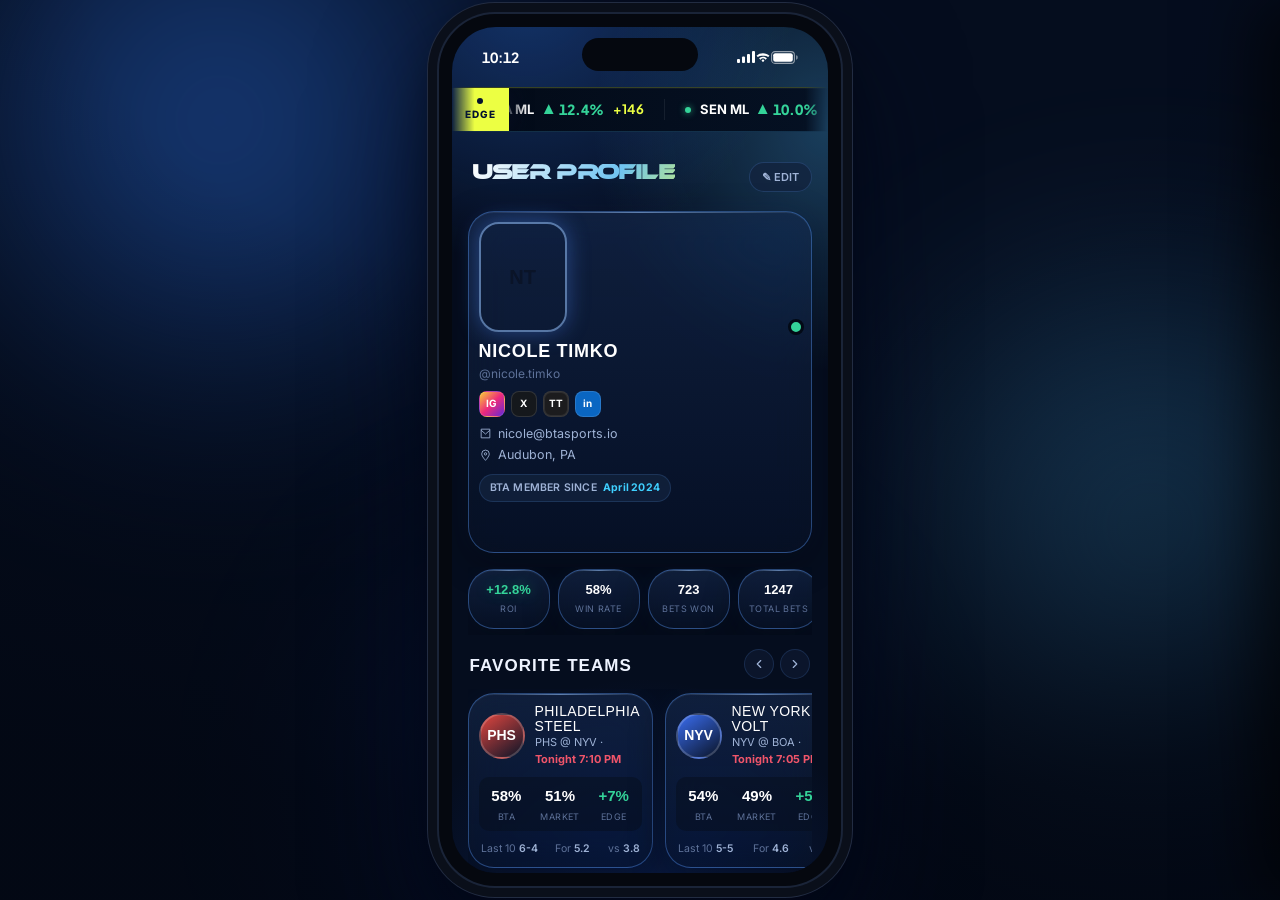
<file: index.html>
<!DOCTYPE html>
<html lang="en">
<head>
  <meta charset="UTF-8">
  <meta name="viewport" content="width=device-width, initial-scale=1.0, viewport-fit=cover">
  <!-- keep relative assets resolving from the site root, even on secret /slug links -->
  <!-- <base href="/"> -->
  <title>BTA Sports — Interactive App Prototype</title>
  <meta name="description" content="Interactive prototype of the BTA Sports app — the AI decision engine for MLB, NFL & FIFA. Live edge ticker, Game Analyzer, Risk Analyzer, Fantasy IQ.">
  <meta name="theme-color" content="#050d1e">
  <link rel="icon" type="image/png" sizes="32x32" href="assets/favicon-32.png">
  <link rel="apple-touch-icon" href="assets/apple-touch-icon.png">

  <!-- Open Graph -->
  <meta property="og:title" content="BTA Sports — Interactive App Prototype">
  <meta property="og:description" content="A redesigned, fully interactive BTA Sports app demo in the liquid-glass house style. Bloomberg-style edge ticker, live Move-the-Line, Risk Analyzer & Fantasy IQ.">
  <meta property="og:type" content="website">

  <link rel="preconnect" href="https://fonts.googleapis.com">
  <link rel="preconnect" href="https://fonts.gstatic.com" crossorigin>
  <link href="https://fonts.googleapis.com/css2?family=Inter:wght@400;500;600;700&family=Plus+Jakarta+Sans:wght@500;600;700;800&display=swap" rel="stylesheet">
  <link rel="stylesheet" href="profile_styles.css">
</head>
<body>

  <!-- AURORA BACKDROP -->
  <div class="aurora" aria-hidden="true">
    <div class="blob blob-1"></div>
    <div class="blob blob-2"></div>
    <div class="blob blob-3"></div>
  </div>

  <div class="stage">

    <!-- DEVICE -->
    <div class="device-wrap">
      <div class="device" id="device">
        <div class="screen">

          <!-- STATUS BAR (iPhone-style) -->
          <div class="statusbar">
            <span class="sb-time" id="sbTime">9:41</span>
            <span class="sb-icons">
              <!-- cellular -->
              <svg class="sb-cell" width="18" height="12" viewBox="0 0 18 12" fill="currentColor" aria-hidden="true">
                <rect x="0"  y="8"   width="3" height="4"   rx="1"/>
                <rect x="5"  y="5.5" width="3" height="6.5" rx="1"/>
                <rect x="10" y="3"   width="3" height="9"   rx="1"/>
                <rect x="15" y="0"   width="3" height="12"  rx="1"/>
              </svg>
              <!-- wifi -->
              <svg class="sb-wifi" width="17" height="12" viewBox="0 0 17 12" fill="currentColor" aria-hidden="true">
                <path d="M8.5 1.4c3 0 5.8 1.1 7.9 3l-1.6 1.7A9 9 0 0 0 8.5 4.6 9 9 0 0 0 2.2 6.1L.6 4.4A11.4 11.4 0 0 1 8.5 1.4Z"/>
                <path d="M8.5 5.6c1.8 0 3.5.7 4.8 1.9l-1.7 1.7a4.4 4.4 0 0 0-6.2 0L3.7 7.5A6.8 6.8 0 0 1 8.5 5.6Z"/>
                <circle cx="8.5" cy="10.4" r="1.5"/>
              </svg>
              <!-- battery (white) -->
              <span class="sb-batt" aria-label="Battery full">
                <svg width="27" height="13" viewBox="0 0 27 13" fill="none" aria-hidden="true">
                  <rect x="0.6" y="0.6" width="22.8" height="11.8" rx="3.4" stroke="#fff" stroke-opacity="0.55" stroke-width="1.1"/>
                  <rect x="2.2" y="2.2" width="19.6" height="8.6" rx="2.1" fill="#fff"/>
                  <path d="M25.2 4.3v4.4c.86-.18 1.4-.83 1.4-1.7v-1c0-.87-.54-1.52-1.4-1.7Z" fill="#fff" fill-opacity="0.55"/>
                </svg>
              </span>
            </span>
          </div>

          <!-- BLOOMBERG-STYLE BEST-BETS TICKER -->
          <div class="ticker" id="ticker" aria-label="Best bets edge ticker">
            <div class="ticker-tag"><span class="live-dot"></span> EDGE</div>
            <div class="ticker-track" id="tickerTrack"></div>
          </div>

          <!-- VIEWPORT -->
          <div class="viewport" id="viewport">
            <section class="view active" id="view-profile"></section>
          </div>

          <!-- TOAST -->
          <div class="toast" id="toast"></div>

        </div>
      </div>
    </div>

    <script src="data.js"></script>
    <script src="profileOnly.js"></script>
</body>
</html>
</file>
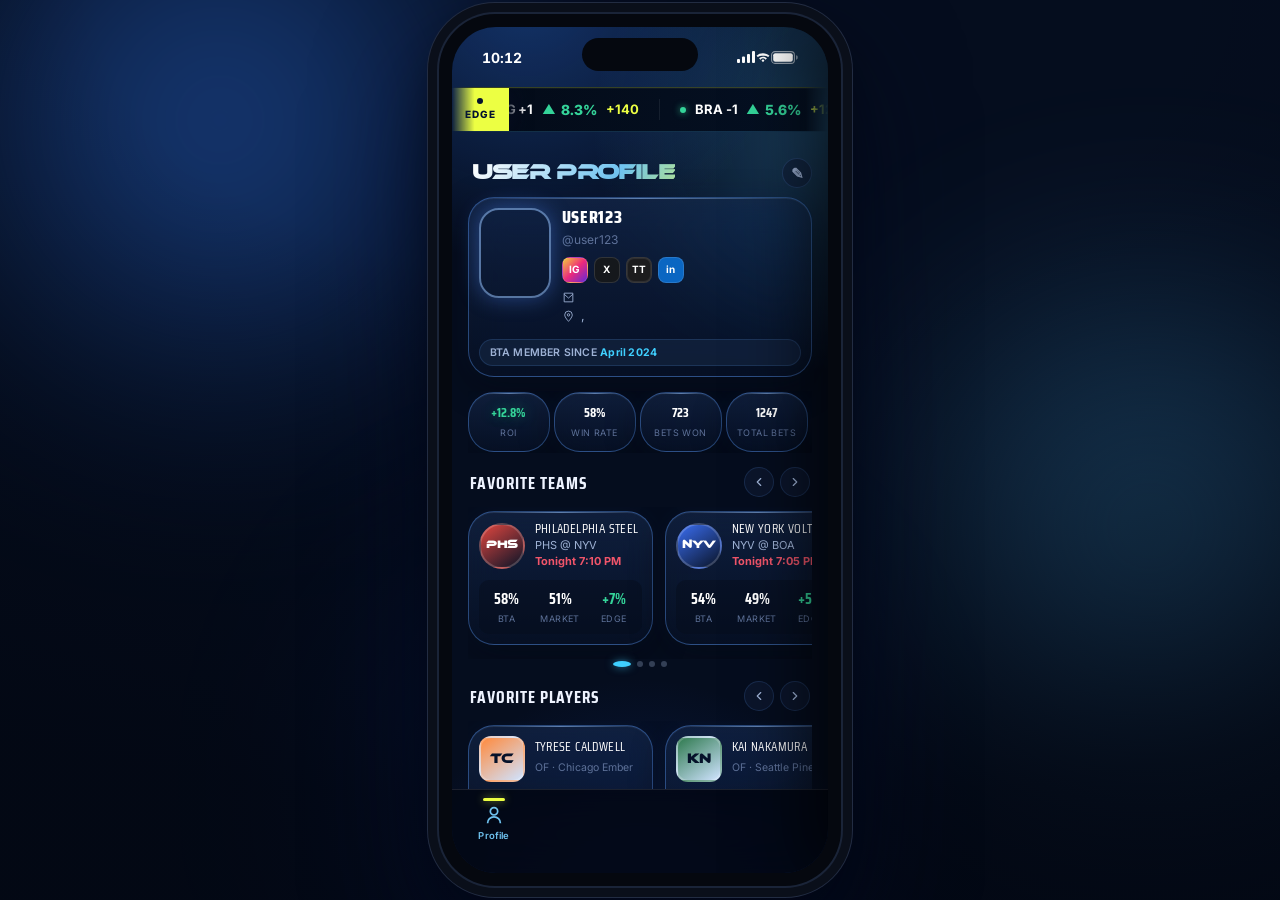
<file: profile_edit.html>
<!DOCTYPE html>
<html lang="en">
<head>
  <meta charset="UTF-8">
  <meta name="viewport" content="width=device-width, initial-scale=1.0, maximum-scale=1.0">
  <title>BTA Sports</title>
  <link rel="preconnect" href="https://fonts.googleapis.com">
  <link rel="preconnect" href="https://fonts.gstatic.com" crossorigin>
  <link href="https://fonts.googleapis.com/css2?family=Saira+Condensed:wght@400;600;700;800&family=Inter:wght@400;500;600;700&display=swap" rel="stylesheet">
  <link rel="stylesheet" href="profile_styles.css">
</head>
<body>

<!-- AURORA BACKDROP -->
  <div class="aurora" aria-hidden="true">
    <div class="blob blob-1"></div>
    <div class="blob blob-2"></div>
    <div class="blob blob-3"></div>
  </div>

  <div class="stage">

    <!-- DEVICE -->
    <div class="device-wrap">
      <div class="device" id="device">
        <div class="screen">

          <!-- STATUS BAR (iPhone-style) -->
          <div class="statusbar">
            <span class="sb-time" id="sbTime">9:41</span>
            <span class="sb-icons">
              <!-- cellular -->
              <svg class="sb-cell" width="18" height="12" viewBox="0 0 18 12" fill="currentColor" aria-hidden="true">
                <rect x="0"  y="8"   width="3" height="4"   rx="1"/>
                <rect x="5"  y="5.5" width="3" height="6.5" rx="1"/>
                <rect x="10" y="3"   width="3" height="9"   rx="1"/>
                <rect x="15" y="0"   width="3" height="12"  rx="1"/>
              </svg>
              <!-- wifi -->
              <svg class="sb-wifi" width="17" height="12" viewBox="0 0 17 12" fill="currentColor" aria-hidden="true">
                <path d="M8.5 1.4c3 0 5.8 1.1 7.9 3l-1.6 1.7A9 9 0 0 0 8.5 4.6 9 9 0 0 0 2.2 6.1L.6 4.4A11.4 11.4 0 0 1 8.5 1.4Z"/>
                <path d="M8.5 5.6c1.8 0 3.5.7 4.8 1.9l-1.7 1.7a4.4 4.4 0 0 0-6.2 0L3.7 7.5A6.8 6.8 0 0 1 8.5 5.6Z"/>
                <circle cx="8.5" cy="10.4" r="1.5"/>
              </svg>
              <!-- battery (white) -->
              <span class="sb-batt" aria-label="Battery full">
                <svg width="27" height="13" viewBox="0 0 27 13" fill="none" aria-hidden="true">
                  <rect x="0.6" y="0.6" width="22.8" height="11.8" rx="3.4" stroke="#fff" stroke-opacity="0.55" stroke-width="1.1"/>
                  <rect x="2.2" y="2.2" width="19.6" height="8.6" rx="2.1" fill="#fff"/>
                  <path d="M25.2 4.3v4.4c.86-.18 1.4-.83 1.4-1.7v-1c0-.87-.54-1.52-1.4-1.7Z" fill="#fff" fill-opacity="0.55"/>
                </svg>
              </span>
            </span>
          </div>

          <!-- BLOOMBERG-STYLE BEST-BETS TICKER -->
          <div class="ticker" id="ticker" aria-label="Best bets edge ticker">
            <div class="ticker-tag"><span class="live-dot"></span> EDGE</div>
            <div class="ticker-track" id="tickerTrack"></div>
          </div>

          <!-- VIEWPORT -->
          <div class="viewport" id="viewport">
            <section class="view active" id="view-home"></section>
            <section class="view" id="view-games"></section>
            <section class="view" id="view-analyzer"></section>
            <section class="view" id="view-players"></section>
            <section class="view" id="view-risk"></section>
            <section class="view" id="view-fantasy"></section>
            <section class="view" id="view-profile"></section>
          </div>

          <!-- TOAST -->
          <div class="toast" id="toast"></div>

          <!-- BOTTOM NAV -->
          <nav class="tabbar" id="tabbar">
            <button class="tab active" data-view="profile" aria-label="Profile">
              <svg viewBox="0 0 24 24" fill="none" stroke="currentColor" stroke-width="1.9">
                <circle cx="12" cy="8" r="4"/>
                <path d="M5 21c0-3.9 3.1-7 7-7s7 3.1 7 7"/>
              </svg>
              <span>Profile</span>
            </button>
          </nav>

        </div>
      </div>
    </div>
  </div>

<!-- ====================================================
     DATA LAYER  (replaces data.js)
     ==================================================== -->
<script>
/* ── Utility: implied probability from American odds ── */
function impliedProb(o) {
  if (o > 0) return 100 / (o + 100);
  return (-o) / (-o + 100);
}
function probToAmerican(p) {
  if (p >= 0.5) return -Math.round(p / (1 - p) * 100);
  return Math.round((1 - p) / p * 100);
}
function fmtOdds(o) {
  return o > 0 ? '+' + Math.round(o) : String(Math.round(o));
}

/* ── User ── */
window.USER = { name: 'User123', handle: '' };

/* ── Teams (color palette) ── */
window.TEAMS = {
  MIA: { city:'Miami',        c1:'#00838f', c2:'#ff6b35' },
  PHI: { city:'Philadelphia', c1:'#bf2033', c2:'#0a1428' },
  NYM: { city:'New York',     c1:'#002d72', c2:'#ff5910' },
  ATL: { city:'Atlanta',      c1:'#ce1141', c2:'#13274f' },
  LAD: { city:'Los Angeles',  c1:'#005a9c', c2:'#ef3e42' },
  SF:  { city:'San Francisco',c1:'#fd5a1e', c2:'#27251f' },
  CHC: { city:'Chicago',      c1:'#0e3386', c2:'#cc3433' },
  STL: { city:'St. Louis',    c1:'#c41e3a', c2:'#0c2340' },
  HOU: { city:'Houston',      c1:'#002d62', c2:'#eb6e1f' },
  SEA: { city:'Seattle',      c1:'#005c5c', c2:'#0c2c56' },
  // FIFA
  ARG: { city:'Argentina',    c1:'#74acdf', c2:'#ffffff' },
  BRA: { city:'Brazil',       c1:'#009c3b', c2:'#ffdf00' },
  FRA: { city:'France',       c1:'#002395', c2:'#ed2939' },
  ENG: { city:'England',      c1:'#cf081f', c2:'#ffffff' },
  ESP: { city:'Spain',        c1:'#aa151b', c2:'#f1bf00' },
  GER: { city:'Germany',      c1:'#000000', c2:'#dd0000' },
  POR: { city:'Portugal',     c1:'#006600', c2:'#ff0000' },
  USA: { city:'United States',c1:'#002868', c2:'#bf0a30' },
};

/* ── Games ── */
window.GAMES = {
  MLB: [
    {
      id: 'mia-phi', away: 'MIA', home: 'PHI', time: '7:10 PM', day: 'Tonight',
      btaRunLine: 'PHI -1.5', btaOU: '8.5',
      markets: {
        moneyline: {
          away: { btaProb: 0.38, odds: +148 },
          home: { btaProb: 0.62, odds: -172 },
        },
        runline: {
          line: 1.5,
          away: { btaProb: 0.44, odds: +124 },
          home: { btaProb: 0.56, odds: -142 },
        },
        total: {
          line: 8.5,
          under: { btaProb: 0.52, odds: -108 },
          over:  { btaProb: 0.48, odds: -112 },
        },
      },
    },
    {
      id: 'nym-atl', away: 'NYM', home: 'ATL', time: '7:20 PM', day: 'Tonight',
      btaRunLine: 'ATL -1.5', btaOU: '9.0',
      markets: {
        moneyline: {
          away: { btaProb: 0.41, odds: +130 },
          home: { btaProb: 0.59, odds: -155 },
        },
        runline: {
          line: 1.5,
          away: { btaProb: 0.47, odds: +112 },
          home: { btaProb: 0.53, odds: -130 },
        },
        total: {
          line: 9.0,
          under: { btaProb: 0.54, odds: -115 },
          over:  { btaProb: 0.46, odds: +105 },
        },
      },
    },
    {
      id: 'lad-sf', away: 'LAD', home: 'SF', time: '9:45 PM', day: 'Tonight',
      btaRunLine: 'LAD -1.5', btaOU: '8.0',
      markets: {
        moneyline: {
          away: { btaProb: 0.66, odds: -185 },
          home: { btaProb: 0.34, odds: +160 },
        },
        runline: {
          line: 1.5,
          away: { btaProb: 0.55, odds: -122 },
          home: { btaProb: 0.45, odds: +104 },
        },
        total: {
          line: 8.0,
          under: { btaProb: 0.56, odds: -120 },
          over:  { btaProb: 0.44, odds: +102 },
        },
      },
    },
    {
      id: 'chc-stl', away: 'CHC', home: 'STL', time: '7:45 PM', day: 'Tomorrow',
      btaRunLine: 'EVEN', btaOU: '7.5',
      markets: {
        moneyline: {
          away: { btaProb: 0.50, odds: +105 },
          home: { btaProb: 0.50, odds: -115 },
        },
        runline: {
          line: 1.5,
          away: { btaProb: 0.46, odds: +118 },
          home: { btaProb: 0.54, odds: -135 },
        },
        total: {
          line: 7.5,
          under: { btaProb: 0.58, odds: -128 },
          over:  { btaProb: 0.42, odds: +110 },
        },
      },
    },
  ],
  FIFA: [
    {
      id: 'arg-bra', away: 'ARG', home: 'BRA', time: '3:00 PM', day: 'Today',
      btaRunLine: 'Draw', btaOU: '2.5',
      markets: {
        moneyline: {
          away: { btaProb: 0.44, odds: +160 },
          draw: { btaProb: 0.28, odds: +210 },
          home: { btaProb: 0.28, odds: +185 },
        },
        runline: {
          line: 1,
          away: { btaProb: 0.50, odds: +140 },
          home: { btaProb: 0.50, odds: +125 },
        },
        total: {
          line: 2.5,
          under: { btaProb: 0.55, odds: -118 },
          over:  { btaProb: 0.45, odds: +100 },
        },
      },
    },
    {
      id: 'fra-eng', away: 'FRA', home: 'ENG', time: '6:00 PM', day: 'Today',
      btaRunLine: 'FRA -0.5', btaOU: '2.5',
      markets: {
        moneyline: {
          away: { btaProb: 0.46, odds: +145 },
          draw: { btaProb: 0.26, odds: +220 },
          home: { btaProb: 0.28, odds: +180 },
        },
        runline: {
          line: 0.5,
          away: { btaProb: 0.52, odds: -108 },
          home: { btaProb: 0.48, odds: -112 },
        },
        total: {
          line: 2.5,
          under: { btaProb: 0.53, odds: -115 },
          over:  { btaProb: 0.47, odds: +105 },
        },
      },
    },
    {
      id: 'esp-ger', away: 'ESP', home: 'GER', time: '12:00 PM', day: 'Tomorrow',
      btaRunLine: 'ESP -0.5', btaOU: '3.0',
      markets: {
        moneyline: {
          away: { btaProb: 0.48, odds: +130 },
          draw: { btaProb: 0.25, odds: +240 },
          home: { btaProb: 0.27, odds: +195 },
        },
        runline: {
          line: 0.5,
          away: { btaProb: 0.54, odds: -122 },
          home: { btaProb: 0.46, odds: +104 },
        },
        total: {
          line: 3.0,
          under: { btaProb: 0.51, odds: -110 },
          over:  { btaProb: 0.49, odds: -110 },
        },
      },
    },
  ],
  NFL: [],
};

/* ── Player Props ── */
window.PROPS = {
  MLB: [
    {
      id: 'ohtani', name: 'Shohei Ohtani', team: 'LAD', match: 'LAD @ SF', time: '9:45 PM',
      lines: [
        {
          stat: 'Total Bases', line: 1.5,
          under: { btaProb: 0.38, odds: +148 },
          over:  { btaProb: 0.62, odds: -175 },
        },
        {
          stat: 'Hits', line: 0.5,
          under: { btaProb: 0.22, odds: +260 },
          over:  { btaProb: 0.78, odds: -320 },
        },
        {
          stat: 'Strikeouts', line: 1.5,
          under: { btaProb: 0.42, odds: +138 },
          over:  { btaProb: 0.58, odds: -162 },
        },
      ],
    },
    {
      id: 'judge', name: 'Aaron Judge', team: 'NYM', match: 'NYM @ ATL', time: '7:20 PM',
      lines: [
        {
          stat: 'Home Runs', line: 0.5,
          under: { btaProb: 0.72, odds: -255 },
          over:  { btaProb: 0.28, odds: +215 },
        },
        {
          stat: 'Total Bases', line: 2.5,
          under: { btaProb: 0.44, odds: +125 },
          over:  { btaProb: 0.56, odds: -148 },
        },
        {
          stat: 'RBIs', line: 0.5,
          under: { btaProb: 0.40, odds: +140 },
          over:  { btaProb: 0.60, odds: -168 },
        },
      ],
    },
    {
      id: 'acuna', name: 'Ronald Acuña Jr.', team: 'ATL', match: 'NYM @ ATL', time: '7:20 PM',
      lines: [
        {
          stat: 'Stolen Bases', line: 0.5,
          under: { btaProb: 0.55, odds: -125 },
          over:  { btaProb: 0.45, odds: +108 },
        },
        {
          stat: 'Hits', line: 1.5,
          under: { btaProb: 0.48, odds: -105 },
          over:  { btaProb: 0.52, odds: -115 },
        },
      ],
    },
    {
      id: 'betts', name: 'Mookie Betts', team: 'LAD', match: 'LAD @ SF', time: '9:45 PM',
      lines: [
        {
          stat: 'Total Bases', line: 1.5,
          under: { btaProb: 0.41, odds: +135 },
          over:  { btaProb: 0.59, odds: -158 },
        },
        {
          stat: 'Runs Scored', line: 0.5,
          under: { btaProb: 0.38, odds: +148 },
          over:  { btaProb: 0.62, odds: -172 },
        },
      ],
    },
  ],
  FIFA: [
    {
      id: 'mbappe', name: 'Kylian Mbappé', team: 'FRA', match: 'FRA @ ENG', time: '6:00 PM',
      lines: [
        {
          stat: 'Goals', line: 0.5,
          under: { btaProb: 0.58, odds: -138 },
          over:  { btaProb: 0.42, odds: +118 },
        },
        {
          stat: 'Shots on Target', line: 1.5,
          under: { btaProb: 0.46, odds: +106 },
          over:  { btaProb: 0.54, odds: -125 },
        },
      ],
    },
    {
      id: 'saka', name: 'Bukayo Saka', team: 'ENG', match: 'FRA @ ENG', time: '6:00 PM',
      lines: [
        {
          stat: 'Assists', line: 0.5,
          under: { btaProb: 0.70, odds: -235 },
          over:  { btaProb: 0.30, odds: +195 },
        },
        {
          stat: 'Shots', line: 1.5,
          under: { btaProb: 0.50, odds: -108 },
          over:  { btaProb: 0.50, odds: -112 },
        },
      ],
    },
    {
      id: 'messi', name: 'Lionel Messi', team: 'ARG', match: 'ARG @ BRA', time: '3:00 PM',
      lines: [
        {
          stat: 'Goals', line: 0.5,
          under: { btaProb: 0.52, odds: -115 },
          over:  { btaProb: 0.48, odds: +105 },
        },
        {
          stat: 'Key Passes', line: 2.5,
          under: { btaProb: 0.44, odds: +124 },
          over:  { btaProb: 0.56, odds: -142 },
        },
      ],
    },
  ],
  NFL: [],
};

/* ── DFS Pool ── */
window.DFS = {
  cap: 50000,
  positions: ['P','P','C','1B','2B','3B','SS','OF','OF'],
  pool: [
    { name:'Shohei Ohtani',       pos:'P',  team:'LAD', salary:11200, proj:42.5 },
    { name:'Gerrit Cole',         pos:'P',  team:'NYM', salary: 9800, proj:37.8 },
    { name:'Spencer Strider',     pos:'P',  team:'ATL', salary: 9600, proj:36.2 },
    { name:'Blake Snell',         pos:'P',  team:'SF',  salary: 8800, proj:33.5 },
    { name:'Framber Valdez',      pos:'P',  team:'HOU', salary: 8200, proj:30.4 },
    { name:'Adley Rutschman',     pos:'C',  team:'PHI', salary: 5800, proj:18.4 },
    { name:'William Contreras',   pos:'C',  team:'MIA', salary: 4800, proj:14.2 },
    { name:'Bo Naylor',           pos:'C',  team:'NYM', salary: 4200, proj:11.5 },
    { name:'Freddie Freeman',     pos:'1B', team:'LAD', salary: 6200, proj:21.6 },
    { name:'Pete Alonso',         pos:'1B', team:'NYM', salary: 5600, proj:19.3 },
    { name:'Ty France',           pos:'1B', team:'CHC', salary: 4400, proj:13.1 },
    { name:'Marcus Semien',       pos:'2B', team:'STL', salary: 5400, proj:17.8 },
    { name:'Gleyber Torres',      pos:'2B', team:'NYM', salary: 4800, proj:15.4 },
    { name:'Zach McKinstry',      pos:'2B', team:'CHC', salary: 3900, proj:11.2 },
    { name:'Rafael Devers',       pos:'3B', team:'PHI', salary: 6000, proj:20.5 },
    { name:'Matt Chapman',        pos:'3B', team:'SF',  salary: 5200, proj:16.9 },
    { name:'Josh Donaldson',      pos:'3B', team:'ATL', salary: 4100, proj:12.0 },
    { name:'Trea Turner',         pos:'SS', team:'PHI', salary: 6400, proj:23.1 },
    { name:'Francisco Lindor',    pos:'SS', team:'NYM', salary: 6000, proj:21.8 },
    { name:'Dansby Swanson',      pos:'SS', team:'CHC', salary: 4600, proj:14.5 },
    { name:'Mookie Betts',        pos:'OF', team:'LAD', salary: 7200, proj:28.4 },
    { name:'Ronald Acuña Jr.',    pos:'OF', team:'ATL', salary: 7000, proj:27.6 },
    { name:'Aaron Judge',         pos:'OF', team:'NYM', salary: 6800, proj:26.2 },
    { name:'Mike Trout',          pos:'OF', team:'SF',  salary: 6400, proj:24.0 },
    { name:'Yordan Alvarez',      pos:'OF', team:'HOU', salary: 6200, proj:22.8 },
    { name:'Kyle Tucker',         pos:'OF', team:'HOU', salary: 5800, proj:20.1 },
    { name:'Seiya Suzuki',        pos:'OF', team:'CHC', salary: 5200, proj:17.5 },
    { name:'Jesse Winker',        pos:'OF', team:'MIA', salary: 4600, proj:14.8 },
    { name:'Michael Conforto',    pos:'OF', team:'SF',  salary: 4000, proj:12.0 },
  ],
};
</script>

<!-- ====================================================
     MAIN APP JS  (paste your app.js content here)
     ==================================================== -->
<script>
(function () {
  'use strict';

  /* ---------- odds math ---------- */
  const americanToDecimal = o => o > 0 ? 1 + o / 100 : 1 + 100 / (-o);
  const decimalToAmerican = d => d >= 2 ? '+' + Math.round((d - 1) * 100) : '-' + Math.round(100 / (d - 1));
  const clamp = (v, lo, hi) => Math.min(hi, Math.max(lo, v));
  const pct = p => (p * 100).toFixed(2) + '%';
  const pct1 = p => (p * 100).toFixed(1) + '%';
  const edgeOf = side => side.btaProb - impliedProb(side.odds);

  /* ---------- app state ---------- */
  const state = {
    view: 'home',
    sport: 'MLB',
    analyzerGameId: 'mia-phi',
    card: [],
    fantasy: null,
    audioTimer: null,
  };

  const $ = sel => document.querySelector(sel);
  const el = (tag, cls, html) => { const e = document.createElement(tag); if (cls) e.className = cls; if (html != null) e.innerHTML = html; return e; };

  const teamGrad = (away, home) => {
    const a = TEAMS[away], h = TEAMS[home];
    return `background:linear-gradient(100deg, ${a.c1} 0%, ${a.c2} 34%, ${h.c1} 66%, ${h.c2} 100%)`;
  };
  const teamSolid = abbr => { const t = TEAMS[abbr]; return t ? `background:linear-gradient(135deg, ${t.c1}, ${t.c2})` : ''; };

  function allEdges() {
    const out = [];
    Object.keys(GAMES).forEach(sport => GAMES[sport].forEach(g => {
      const push = (name, sub, side, odds) => { if (odds == null) return; out.push({ sport, gid: g.id, name, sub, btaProb: side.btaProb, odds, edge: side.btaProb - impliedProb(odds) }); };
      const m = g.markets;
      push(`${g.away} ML`, `${TEAMS[g.away].city} moneyline`, m.moneyline.away, m.moneyline.away.odds);
      push(`${g.home} ML`, `${TEAMS[g.home].city} moneyline`, m.moneyline.home, m.moneyline.home.odds);
      if (m.runline) {
        push(`${g.away} ${m.runline.line > 0 ? '+' : ''}${m.runline.line}`, `${g.away}/${g.home} spread`, m.runline.away, m.runline.away.odds);
        push(`${g.home} -${m.runline.line}`, `${g.away}/${g.home} spread`, m.runline.home, m.runline.home.odds);
      }
      if (m.total) {
        push(`${g.away}/${g.home} U${m.total.line}`, 'Total under', m.total.under, m.total.under.odds);
        push(`${g.away}/${g.home} O${m.total.line}`, 'Total over', m.total.over, m.total.over.odds);
      }
    }));
    Object.keys(PROPS).forEach(sport => PROPS[sport].forEach(p => p.lines.forEach(l => {
      if (l.over.odds != null) out.push({ sport, name: `${p.name.split(' ').pop()} O${l.line} ${l.stat}`, sub: `${p.name} · ${l.stat}`, btaProb: l.over.btaProb, odds: l.over.odds, edge: l.over.btaProb - impliedProb(l.over.odds) });
    })));
    return out;
  }

  function parlayProb(probs) { return probs.reduce((p, v) => p * v, 1); }

  /* ── Ticker ── */
  function buildTicker() {
    const edges = allEdges().filter(e => e.edge > 0).sort((a, b) => b.edge - a.edge);
    const top = edges.slice(0, 18);
    const track = $('#tickerTrack');
    const render = e => {
      const big = e.edge >= 0.03;
      const cls = big ? 'up' : 'flat';
      return `<span class="tick"><span class="pos ${big ? '' : 'flat'}"></span><b>${e.name}</b>
        <span class="edge ${cls}"><span class="tri">▲</span>${(e.edge * 100).toFixed(1)}%</span>
        <span class="od">${fmtOdds(e.odds)}</span></span>`;
    };
    const half = top.map(render).join('');
    track.innerHTML = half + half;
  }

  /* ── Clock ── */
  function greetingWord(h) {
    if (h < 12) return 'morning';
    if (h < 17) return 'afternoon';
    if (h < 22) return 'evening';
    return 'night';
  }
  function tickClock() {
    const now = new Date();
    let h = now.getHours(); const m = now.getMinutes();
    const hh = ((h + 11) % 12) + 1;
    $('#sbTime').textContent = `${hh}:${String(m).padStart(2, '0')}`;
  }

  /* ── Home ── */
  function renderHome() {
    const v = $('#view-home');
    const now = new Date();
    const word = greetingWord(now.getHours());
    const dateStr = now.toLocaleDateString('en-US', { weekday: 'long', month: 'long', day: 'numeric' });
    const edges = allEdges().filter(e => e.edge > 0).sort((a, b) => b.edge - a.edge);
    const top = edges.slice(0, 5);
    const avgEdge = top.reduce((s, e) => s + e.edge, 0) / top.length;
    const bestProb = Math.round(edges[0].btaProb * 100);
    const liveCount = GAMES.MLB.length + GAMES.FIFA.length;
    const gaugeDeg = Math.round(bestProb / 100 * 360);

    v.innerHTML = `
      <div class="greet">
        <div class="hello">Good ${word}, <span class="wave">👋</span></div>
        <h1>Welcome back, <em>${USER.name}.</em></h1>
        <div class="date">${dateStr} · ${liveCount} games on today's board</div>
      </div>
      <div class="edge-hero glass">
        <div class="eh-top">
          <span class="eh-label">Today's Top Edge</span>
          <span class="eh-chip">▲ Model vs. Market</span>
        </div>
        <div class="eh-body">
          <div class="eh-gauge" style="background:conic-gradient(var(--accent-light) ${gaugeDeg}deg, rgba(255,255,255,0.08) ${gaugeDeg}deg)">
            <div class="g-val"><span class="g-num">${bestProb}%</span><span class="g-sub">Win Prob</span></div>
          </div>
          <div class="eh-meta">
            <h3>${edges[0].name}</h3>
            <p>${edges[0].sub} — BTA gives this <b style="color:#fff">+${(edges[0].edge * 100).toFixed(1)} pts</b> of edge over the ${fmtOdds(edges[0].odds)} market price.</p>
          </div>
        </div>
      </div>
      <div class="qstats">
        <div class="qstat glass"><div class="qn">${liveCount}</div><div class="ql">Games today</div></div>
        <div class="qstat glass"><div class="qn yel">+${(avgEdge * 100).toFixed(1)}</div><div class="ql">Avg top-5 edge</div></div>
        <div class="qstat glass"><div class="qn">${edges.length}</div><div class="ql">+EV plays found</div></div>
      </div>
      <div class="sec-head"><h2>Top picks for you</h2><span class="more" data-go="games">All games ›</span></div>
      <div id="homePicks"></div>
      <div class="sec-head"><h2>Featured slate</h2><span class="more" data-go="games">Open ›</span></div>
      <div id="homeGames"></div>`;

    const picks = $('#homePicks');
    top.forEach((e, i) => {
      const row = el('div', 'pick glass');
      row.innerHTML = `
        <div class="pk-rank">${i + 1}</div>
        <div class="pk-main"><div class="pk-name">${e.name}</div><div class="pk-sub">${e.sub} · ${e.sport}</div></div>
        <div class="pk-edge"><div class="pe-n">+${(e.edge * 100).toFixed(1)}</div><div class="pe-l">Edge</div></div>
        <div class="pk-od">${fmtOdds(e.odds)}</div>`;
      row.addEventListener('click', () => addLeg({ id: 'pk' + i, team: e.name.split(' ')[0], name: e.name, sub: e.sub, odds: e.odds, btaProb: e.btaProb }, 'Added to Risk Analyzer'));
      picks.appendChild(row);
    });

    const gm = $('#homeGames');
    GAMES.MLB.slice(0, 3).forEach(g => gm.appendChild(gameCard(g)));
    v.querySelectorAll('[data-go]').forEach(b => b.addEventListener('click', () => navigate(b.dataset.go)));
  }

  /* ── Game Card ── */
  function gameCard(g) {
    const m = g.markets.moneyline;
    const aw = Math.round(m.away.btaProb * 100), hm = 100 - aw;
    const bestEdge = Math.max(edgeOf(m.away), edgeOf(m.home));
    const card = el('div', 'game-card');
    card.innerHTML = `
      <div class="gc-grad" style="${teamGrad(g.away, g.home)}">
        ${bestEdge > 0.03 ? `<span class="gc-edge-pill">▲ ${(bestEdge * 100).toFixed(1)}% edge</span>` : ''}
        <div class="gc-side away"><div class="gc-team">${g.away}</div><div class="gc-rec">${TEAMS[g.away].city}</div></div>
        <div class="gc-mid"><div class="gc-time">${g.time}</div><div class="gc-vs">${g.day}</div></div>
        <div class="gc-side home"><div class="gc-team">${g.home}</div><div class="gc-rec">${TEAMS[g.home].city}</div></div>
      </div>
      <div class="gc-foot">
        <span class="gc-pct away">${aw}%</span>
        <span class="gc-bar"><span class="ba" style="width:${aw}%"></span><span class="bh" style="width:${hm}%"></span></span>
        <span class="gc-pct home">${hm}%</span>
      </div>`;
    card.addEventListener('click', () => openAnalyzer(g.id));
    return card;
  }

  /* ── Games View ── */
  function renderGames() {
    const v = $('#view-games');
    v.innerHTML = `
      <div class="page-title-row"><div class="page-title">GAMES</div></div>
      <div class="sport-tabs" id="gamesSportTabs"></div>
      <div class="book-row glass">
        <span class="bk-l"><span class="bk-logo" style="background:#1493ff">FD</span> FanDuel</span>
        <span class="bk-r">Exportable Betslip</span>
      </div>
      <div id="gamesList"></div>`;
    sportTabs($('#gamesSportTabs'), s => { state.sport = s; renderGames(); });
    const list = $('#gamesList');
    if (state.sport === 'NFL') { list.appendChild(nflCountdown()); return; }
    const games = GAMES[state.sport];
    let lastDay = null;
    games.forEach(g => {
      if (g.day !== lastDay) { list.appendChild(el('div', 'day-label', g.day)); lastDay = g.day; }
      list.appendChild(gameCard(g));
    });
  }

  function sportTabs(container, onPick) {
    ['MLB', 'NFL', 'FIFA'].forEach(s => {
      const b = el('button', 'sport-tab' + (s === state.sport ? ' active' : ''), s);
      b.addEventListener('click', () => onPick(s));
      container.appendChild(b);
    });
  }

  function nflCountdown() {
    const kickoff = new Date('2026-09-10T13:00:00');
    const diff = Math.max(0, kickoff - new Date());
    const d = Math.floor(diff / 864e5), h = Math.floor(diff % 864e5 / 36e5), mi = Math.floor(diff % 36e5 / 6e4);
    const wrap = el('div', 'countdown');
    wrap.innerHTML = `
      <div class="cd-eyebrow">The NFL season</div>
      <h2>STARTS IN</h2>
      <div class="cd-grid">
        <div class="cd-unit"><div class="cd-num">${d}</div><div class="cd-lab">Days</div></div>
        <div class="cd-sep">:</div>
        <div class="cd-unit"><div class="cd-num">${h}</div><div class="cd-lab">Hours</div></div>
        <div class="cd-sep">:</div>
        <div class="cd-unit"><div class="cd-num">${mi}</div><div class="cd-lab">Minutes</div></div>
      </div>
      <div class="cd-foot">📅 Season kicks off <b>September 10, 2026</b></div>`;
    return wrap;
  }

  /* ── Analyzer ── */
  function openAnalyzer(gid) { state.analyzerGameId = gid; navigate('analyzer'); }

  function findGame(gid) {
    for (const s of Object.keys(GAMES)) { const g = GAMES[s].find(x => x.id === gid); if (g) return { g, sport: s }; }
    return { g: GAMES.MLB[0], sport: 'MLB' };
  }

  function renderAnalyzer() {
    const v = $('#view-analyzer');
    const { g } = findGame(state.analyzerGameId);
    const m = g.markets;
    const isSoccer = !!m.moneyline.draw;

    v.innerHTML = `
      <div class="page-title-row"><div class="page-title">ANALYZER</div></div>
      <div class="analyzer-hero">
        <div class="ah-grad" style="${teamGrad(g.away, g.home)}"></div>
        <div class="ah-row">
          <div class="ah-team"><div class="ah-abbr">${g.away}</div><div class="ah-city">${TEAMS[g.away].city}</div></div>
          <div class="ah-mid"><div class="ah-vs">@</div><div class="ah-time">${g.time}</div></div>
          <div class="ah-team"><div class="ah-abbr">${g.home}</div><div class="ah-city">${TEAMS[g.home].city}</div></div>
        </div>
        <div class="ah-lines">
          <span class="ah-line-chip">BTA Line <b>${g.btaRunLine}</b></span>
          <span class="ah-line-chip">BTA O/U <b>${g.btaOU}</b></span>
          <span class="ah-line-chip">FanDuel Markets</span>
        </div>
      </div>
      <div class="bet-audio glass" id="betAudio">
        <button class="ba-play" id="baPlay" aria-label="Play AI bet analysis">
          <svg viewBox="0 0 24 24" fill="currentColor"><path d="M7 5l12 7-12 7V5z"/></svg>
        </button>
        <div class="ba-mid">
          <div class="ba-title">AI Bet Analysis</div>
          <div class="ba-by">Powered by <b>Vokal</b></div>
          <div class="ba-wave">${Array.from({ length: 26 }, () => '<span style="height:' + (20 + Math.random() * 70) + '%"></span>').join('')}</div>
        </div>
        <div class="ba-dur" id="baDur">1:24</div>
      </div>
      <div id="marketBlocks"></div>`;

    const blocks = $('#marketBlocks');
    blocks.appendChild(marketBlock(isSoccer ? '3-Way Moneyline' : 'Moneyline',
      isSoccer
        ? [oddsCell(g.away, m.moneyline.away, g, 'ml-a'), oddsCell('Draw', m.moneyline.draw, g, 'ml-d'), oddsCell(g.home, m.moneyline.home, g, 'ml-h')]
        : [oddsCell(g.away, m.moneyline.away, g, 'ml-a'), oddsCell(g.home, m.moneyline.home, g, 'ml-h')],
      isSoccer));

    blocks.appendChild(marketBlock(isSoccer ? 'Goal Line' : 'Run Line',
      [oddsCellId(`${g.away} +${m.runline.line}`, m.runline.away, g, 'rl-a'), oddsCellId(`${g.home} -${m.runline.line}`, m.runline.home, g, 'rl-h')]));
    blocks.appendChild(moveLine('runline', g, m.runline.line, 0.5, 0.5, 'spread'));

    blocks.appendChild(marketBlock(isSoccer ? 'Total Goals' : 'Total Runs',
      [oddsCellId(`Under ${m.total.line}`, m.total.under, g, 'tot-u'), oddsCellId(`Over ${m.total.line}`, m.total.over, g, 'tot-o')]));
    blocks.appendChild(moveLine('total', g, m.total.line, 0.5, 0.5, 'total'));

    wireAudio();
    wireAddButtons(v, g);
  }

  function marketBlock(title, cells, three) {
    const b = el('div', 'market');
    b.innerHTML = `<div class="market-h">${title}</div>`;
    const grid = el('div', 'market-grid' + (three ? ' three' : ''));
    cells.forEach(c => grid.appendChild(c));
    b.appendChild(grid);
    return b;
  }

  function oddsCell(side, data, g, key) { return oddsCellId(side, data, g, key); }
  function oddsCellId(side, data, g, key) {
    const e = edgeOf(data);
    const c = el('div', 'odds-cell' + (e > 0.03 ? ' best' : ''));
    c.dataset.key = key;
    c.innerHTML = `
      ${e > 0.02 ? `<span class="oc-edge">+${(e * 100).toFixed(1)}%</span>` : ''}
      <div class="oc-side">${side}</div>
      <div class="oc-prob" data-prob>${pct(data.btaProb)}</div>
      <div class="oc-odds ${data.odds > 0 ? 'pos' : 'neg'}" data-odds>${fmtOdds(data.odds)}</div>
      <button class="oc-add" data-add="${side}" data-odds="${data.odds}" data-prob="${data.btaProb}">+ Add</button>`;
    return c;
  }

  function moveLine(market, g, baseLine, step, sens, kind) {
    const wrap = el('div', 'mtl');
    const min = baseLine - 2, max = baseLine + 2;
    wrap.innerHTML = `
      <div class="mtl-label"><span>Move the Line</span><span class="mtl-now">${kind === 'total' ? 'Line ' : 'Spread '}<b id="mtlVal-${market}">${baseLine}</b></span></div>
      <div class="mtl-track">
        <input type="range" id="mtl-${market}" min="${min}" max="${max}" step="${step}" value="${baseLine}">
      </div>`;
    setTimeout(() => {
      const input = wrap.querySelector('input');
      input.addEventListener('input', () => {
        const line = parseFloat(input.value);
        $('#mtlVal-' + market).textContent = line;
        const deltaSteps = (line - baseLine) / step;
        const md = g.markets[market];
        const upSide = market === 'total' ? 'under' : 'away';
        const dnSide = market === 'total' ? 'over' : 'home';
        const upBase = md[upSide].btaProb;
        const upNew = clamp(upBase + deltaSteps * sens * 0.11, 0.03, 0.97);
        const dnNew = 1 - upNew;
        updateCell(market === 'total' ? 'tot-u' : 'rl-a', upNew, upSide === 'away' ? `${g.away} +${line}` : `Under ${line}`);
        updateCell(market === 'total' ? 'tot-o' : 'rl-h', dnNew, dnSide === 'home' ? `${g.home} -${line}` : `Over ${line}`);
      });
    }, 0);
    return wrap;
  }

  function updateCell(key, prob, sideLabel) {
    const cell = document.querySelector(`#view-analyzer .odds-cell[data-key="${key}"]`);
    if (!cell) return;
    cell.querySelector('[data-prob]').textContent = pct(prob);
    const od = cell.querySelector('[data-odds]');
    const fair = probToAmerican(prob);
    od.textContent = fmtOdds(fair);
    od.className = 'oc-odds ' + (fair > 0 ? 'pos' : 'neg');
    cell.querySelector('.oc-side').textContent = sideLabel;
    const add = cell.querySelector('.oc-add');
    if (add) { add.dataset.odds = fair; add.dataset.prob = prob; add.dataset.add = sideLabel; }
    cell.classList.toggle('best', prob > 0.55);
  }

  function wireAudio() {
    const audio = $('#betAudio'), btn = $('#baPlay'), dur = $('#baDur');
    let playing = false, t = 84;
    btn.addEventListener('click', () => {
      playing = !playing;
      audio.classList.toggle('playing', playing);
      btn.innerHTML = playing
        ? '<svg viewBox="0 0 24 24" fill="currentColor"><path d="M7 5h4v14H7zM13 5h4v14h-4z"/></svg>'
        : '<svg viewBox="0 0 24 24" fill="currentColor"><path d="M7 5l12 7-12 7V5z"/></svg>';
      clearInterval(state.audioTimer);
      if (playing) {
        state.audioTimer = setInterval(() => {
          t = t <= 0 ? 84 : t - 1;
          dur.textContent = Math.floor(t / 60) + ':' + String(t % 60).padStart(2, '0');
        }, 1000);
      }
    });
  }

  function wireAddButtons(scope, g) {
    scope.querySelectorAll('.oc-add').forEach(btn => {
      btn.addEventListener('click', () => {
        const odds = parseFloat(btn.dataset.odds);
        addLeg({
          id: g.id + '-' + btn.dataset.add,
          team: g.away, away: g.away, home: g.home,
          name: btn.dataset.add, sub: `${g.away} @ ${g.home}`,
          odds, btaProb: parseFloat(btn.dataset.prob),
        });
        btn.textContent = '✓ Added'; btn.classList.add('added');
        setTimeout(() => { btn.textContent = '+ Add'; btn.classList.remove('added'); }, 1400);
      });
    });
  }

  /* ── Players ── */
  function renderPlayers() {
    const v = $('#view-players');
    v.innerHTML = `
      <div class="page-title-row"><div class="page-title">PLAYERS</div></div>
      <div class="sport-tabs" id="playersSportTabs"></div>
      <div class="book-row glass">
        <span class="bk-l"><span class="bk-logo" style="background:#1493ff">FD</span> FanDuel</span>
        <span class="bk-r">Exportable Betslip</span>
      </div>
      <div id="playersList"></div>`;
    sportTabs($('#playersSportTabs'), s => { state.sport = s; renderPlayers(); });
    const list = $('#playersList');
    const props = PROPS[state.sport] || [];
    if (!props.length) { list.appendChild(el('div', 'risk-empty', '<p>No player props for this sport yet.</p>')); return; }
    props.forEach((p, idx) => list.appendChild(playerCard(p, idx === 0)));
  }

  function playerCard(p, open) {
    const card = el('div', 'player-card' + (open ? ' open' : ''));
    const head = el('div', 'pc-head');
    const teamColor = (TEAMS[p.team] || {}).c1 || '#4f8dff';
    head.innerHTML = `
      <div class="pc-grad" style="background:linear-gradient(135deg,${teamColor},transparent)"></div>
      <div class="pc-info"><div class="pc-name">${p.name} (${p.team})</div><div class="pc-meta">${p.match} · ${p.time}</div></div>
      <span class="pc-chev"><svg width="18" height="18" viewBox="0 0 24 24" fill="none" stroke="currentColor" stroke-width="2.4"><path d="m6 9 6 6 6-6"/></svg></span>`;
    head.addEventListener('click', () => card.classList.toggle('open'));
    const body = el('div', 'pc-body');
    p.lines.forEach((l, i) => {
      const block = el('div', 'prop-line');
      block.innerHTML = `<div class="pl-stat">${l.stat} ${l.line}</div>`;
      const grid = el('div', 'market-grid');
      grid.appendChild(oddsCellId(`Under ${l.line}`, { btaProb: l.under.btaProb, odds: l.under.odds ?? probToAmerican(l.under.btaProb) }, null, `pu-${p.id}-${i}`));
      grid.appendChild(oddsCellId(`Over ${l.line}`, { btaProb: l.over.btaProb, odds: l.over.odds ?? probToAmerican(l.over.btaProb) }, null, `po-${p.id}-${i}`));
      block.appendChild(grid);
      body.appendChild(block);
    });
    card.appendChild(head); card.appendChild(body);
    setTimeout(() => body.querySelectorAll('.oc-add').forEach(btn => {
      btn.addEventListener('click', () => {
        const odds = parseFloat(btn.dataset.odds);
        addLeg({ id: p.id + '-' + btn.dataset.add, team: p.team, name: `${p.name.split(' ').pop()} ${btn.dataset.add}`, sub: `${p.name} · ${p.match}`, odds, btaProb: parseFloat(btn.dataset.prob) });
        btn.textContent = '✓ Added'; btn.classList.add('added');
        setTimeout(() => { btn.textContent = '+ Add'; btn.classList.remove('added'); }, 1400);
      });
    }), 0);
    return card;
  }

  /* ── Risk Analyzer ── */
  function addLeg(leg, toastMsg) {
    if (state.card.find(l => l.id === leg.id)) { showToast('Already on your card'); return; }
    state.card.push(leg);
    updateBadge();
    showToast(toastMsg || `Added ${leg.name} to Risk Analyzer`);
    if (state.view === 'risk') renderRisk();
  }
  function removeLeg(id) { state.card = state.card.filter(l => l.id !== id); updateBadge(); renderRisk(); }
  function clearCard() { state.card = []; updateBadge(); renderRisk(); }

  function updateBadge() {
    const b = $('#riskBadge');
    if (state.card.length) { b.hidden = false; b.textContent = state.card.length; }
    else b.hidden = true;
  }

  function renderRisk() {
    const v = $('#view-risk');
    if (!state.card.length) {
      v.innerHTML = `
        <div class="page-title-row"><div class="page-title">RISK ANALYZER</div></div>
        <div class="risk-empty">
          <div class="re-ic"><svg width="30" height="30" viewBox="0 0 24 24" fill="none" stroke="currentColor" stroke-width="1.8"><path d="M12 3v18M5 7h14M7 7l-3 7a3.2 3.2 0 0 0 6 0zM17 7l-3 7a3.2 3.2 0 0 0 6 0z"/></svg></div>
          <h3>Build your bet card</h3>
          <p>Add selections from Games, the Analyzer, or Player Props. BTA models the combined win probability, fair odds, and your exposure across every leg — before you wager.</p>
        </div>`;
      return;
    }
    const probs = state.card.map(l => l.btaProb);
    const winProb = parlayProb(probs);
    const dec = state.card.reduce((d, l) => d * americanToDecimal(l.odds), 1);
    const am = decimalToAmerican(dec);
    const marketImplied = state.card.reduce((p, l) => p * impliedProb(l.odds), 1);
    const edge = (winProb - marketImplied) * 100;

    v.innerHTML = `
      <div class="page-title-row"><div class="page-title">RISK ANALYZER</div></div>
      <div class="risk-summary">
        <div class="rs-grid">
          <div class="rs-cell"><div class="rs-l">Est. Win Probability</div><div class="rs-prob">${pct1(winProb).replace('%', '')}<span>%</span></div></div>
          <div class="rs-cell" style="text-align:right"><div class="rs-l">Est. Combined Odds</div><div class="rs-odds">${am}</div></div>
        </div>
        <div class="rs-bar"><span id="rsBar"></span></div>
        <div class="rs-foot">
          <span>${state.card.length} leg${state.card.length > 1 ? 's' : ''} · ${dec.toFixed(2)}x payout</span>
          <span>Model edge <b>${edge >= 0 ? '+' : ''}${edge.toFixed(1)} pts</b></span>
        </div>
      </div>
      <div id="legList"></div>
      <div class="risk-actions">
        <button class="btn-clear" id="clearCard"><svg width="15" height="15" viewBox="0 0 24 24" fill="none" stroke="currentColor" stroke-width="2"><path d="M3 6h18M8 6V4h8v2M6 6l1 14h10l1-14"/></svg> Remove All</button>
        <button class="btn-export" id="exportCard"><svg width="15" height="15" viewBox="0 0 24 24" fill="none" stroke="currentColor" stroke-width="2"><path d="M12 3v12m0-12 4 4m-4-4-4 4M5 21h14"/></svg> Export to FanDuel</button>
      </div>`;

    const legList = $('#legList');
    state.card.forEach((l, i) => {
      const row = el('div', 'bet-leg');
      row.style.animationDelay = (i * 60) + 'ms';
      row.innerHTML = `
        <div class="bl-team" style="${teamSolid(l.team) || 'background:#1e3a6e'}">${(l.team || '•').slice(0, 3)}</div>
        <div class="bl-main"><div class="bl-name">${l.name}</div><div class="bl-sub">${l.sub} · BTA ${pct1(l.btaProb)}</div></div>
        <div class="bl-od">${fmtOdds(l.odds)}</div>
        <button class="bl-x" aria-label="Remove"><svg width="14" height="14" viewBox="0 0 24 24" fill="none" stroke="currentColor" stroke-width="2.2"><path d="M6 6l12 12M18 6 6 18"/></svg></button>`;
      row.querySelector('.bl-x').addEventListener('click', () => removeLeg(l.id));
      legList.appendChild(row);
    });

    requestAnimationFrame(() => { $('#rsBar').style.width = Math.round(winProb * 100) + '%'; });
    $('#clearCard').addEventListener('click', clearCard);
    $('#exportCard').addEventListener('click', () => showToast('Betslip exported to FanDuel ✓'));
  }

  /* ── Fantasy IQ ── */
  function initFantasy() {
    state.fantasy = DFS.positions.map((pos, i) => ({ pos, slot: i, player: null, locked: false }));
  }

  function renderFantasy() {
    if (!state.fantasy) initFantasy();
    const v = $('#view-fantasy');
    const used = state.fantasy.reduce((s, x) => s + (x.player ? x.player.salary : 0), 0);
    const proj = state.fantasy.reduce((s, x) => s + (x.player ? x.player.proj : 0), 0);
    const pctCap = Math.min(100, used / DFS.cap * 100);
    const over = used > DFS.cap;

    v.innerHTML = `
      <div class="page-title-row"><div class="page-title">FANTASY IQ</div></div>
      <div class="book-row glass" style="margin-bottom:4px">
        <span class="bk-l"><span class="bk-logo" style="background:#53d337;color:#0a2e0a">DK</span> DraftKings · Classic</span>
        <span class="bk-r">MLB Main</span>
      </div>
      <div class="fiq-cap glass">
        <div class="fiq-cap-top">
          <span class="fc-l">Salary Cap</span>
          <span class="fc-used" style="${over ? 'color:var(--red)' : ''}">$${used.toLocaleString()} <span style="color:var(--faint);font-size:13px">/ $${DFS.cap.toLocaleString()}</span></span>
        </div>
        <div class="fiq-cap-track"><div class="fiq-cap-fill ${over ? 'over' : ''}" style="width:${pctCap}%"></div></div>
        <div class="fiq-cap-foot">
          <span>Remaining <b>$${(DFS.cap - used).toLocaleString()}</b></span>
          <span class="proj">Projected ${proj.toFixed(1)} pts</span>
        </div>
      </div>
      <div id="fiqSlots"></div>
      <button class="fiq-optimize" id="fiqOptimize">
        <svg width="17" height="17" viewBox="0 0 24 24" fill="none" stroke="currentColor" stroke-width="2"><path d="M21 12a9 9 0 1 1-9-9 9 9 0 0 1 6.4 2.6M21 4v5h-5"/></svg>
        ${state.fantasy.some(s => s.player) ? 'Re-Optimize Lineup' : 'Optimize Lineup'}
      </button>`;

    const slots = $('#fiqSlots');
    state.fantasy.forEach((s, i) => slots.appendChild(fantasySlot(s, i)));
    $('#fiqOptimize').addEventListener('click', optimizeLineup);
  }

  function fantasySlot(s) {
    const row = el('div', 'fiq-slot' + (s.player ? '' : ' empty') + (s.locked ? ' locked' : ''));
    row.innerHTML = `
      <div class="fs-pos">${s.pos}</div>
      <div class="fs-name">${s.player ? `${s.player.name} <span style="color:var(--text-muted);font-weight:500">${s.player.team}</span>` : 'Empty slot'}</div>
      <div class="fs-sal">${s.player ? '$' + s.player.salary.toLocaleString() : ''}</div>
      <div class="fs-proj">${s.player ? s.player.proj.toFixed(1) : ''}</div>
      <button class="fs-lock" aria-label="Lock player"><svg viewBox="0 0 24 24" fill="none" stroke="currentColor" stroke-width="2">${s.locked ? '<rect x="5" y="11" width="14" height="9" rx="2"/><path d="M8 11V7a4 4 0 0 1 8 0v4"/>' : '<rect x="5" y="11" width="14" height="9" rx="2"/><path d="M8 11V7a4 4 0 0 1 7-1.5"/>'}</svg></button>`;
    row.querySelector('.fs-lock').addEventListener('click', () => {
      if (!s.player) return;
      s.locked = !s.locked; renderFantasy();
    });
    return row;
  }

  function optimizeLineup() {
    const btn = $('#fiqOptimize');
    btn.classList.add('spinning');
    btn.innerHTML = '<svg width="17" height="17" viewBox="0 0 24 24" fill="none" stroke="currentColor" stroke-width="2"><path d="M21 12a9 9 0 1 1-9-9 9 9 0 0 1 6.4 2.6M21 4v5h-5"/></svg> Optimizing…';
    setTimeout(() => {
      const locked = state.fantasy.filter(s => s.locked && s.player);
      const usedSalary = locked.reduce((s, x) => s + x.player.salary, 0);
      const usedNames = new Set(locked.map(s => s.player.name));
      let remaining = DFS.cap - usedSalary;
      const minByPos = {};
      DFS.pool.forEach(p => { minByPos[p.pos] = Math.min(minByPos[p.pos] ?? Infinity, p.salary); });
      const open = state.fantasy.filter(s => !(s.locked && s.player));
      open.forEach((s, idx) => {
        const reserve = open.slice(idx + 1).reduce((sum, ls) => sum + (minByPos[ls.pos] || 0), 0);
        const budget = remaining - reserve;
        let candidates = DFS.pool.filter(p => p.pos === s.pos && !usedNames.has(p.name) && p.salary <= budget).sort((a, b) => b.proj - a.proj);
        if (!candidates.length) candidates = DFS.pool.filter(p => p.pos === s.pos && !usedNames.has(p.name)).sort((a, b) => a.salary - b.salary);
        const pick = candidates[0];
        if (pick) { s.player = pick; usedNames.add(pick.name); remaining -= pick.salary; }
      });
      renderFantasy();
      const rows = $('#fiqSlots').children;
      Array.from(rows).forEach((r, i) => { setTimeout(() => r.classList.add('filling'), i * 70); });
      const ob = $('#fiqOptimize');
      ob.classList.remove('spinning'); ob.classList.add('done');
      ob.innerHTML = '<svg width="17" height="17" viewBox="0 0 24 24" fill="none" stroke="currentColor" stroke-width="2.4"><path d="M20 6 9 17l-5-5"/></svg> Lineup Optimized';
      const totalProj = state.fantasy.reduce((s, x) => s + (x.player ? x.player.proj : 0), 0);
      showToast(`Optimal lineup · ${totalProj.toFixed(1)} projected pts`);
      setTimeout(() => { if ($('#fiqOptimize')) { $('#fiqOptimize').classList.remove('done'); $('#fiqOptimize').innerHTML = '<svg width="17" height="17" viewBox="0 0 24 24" fill="none" stroke="currentColor" stroke-width="2"><path d="M21 12a9 9 0 1 1-9-9 9 9 0 0 1 6.4 2.6M21 4v5h-5"/></svg> Re-Optimize Lineup'; } }, 2600);
    }, 850);
  }

  /* ── Navigation & Toast ── */
  const RENDERERS = { home: renderHome, games: renderGames, analyzer: renderAnalyzer, players: renderPlayers, risk: renderRisk, fantasy: renderFantasy, profile: () => {} };

  function navigate(view) {
    if (!RENDERERS[view]) view = 'home';
    state.view = view;
    if (RENDERERS[view]) RENDERERS[view]();
    document.querySelectorAll('.view').forEach(v => v.classList.toggle('active', v.id === 'view-' + view));
    document.querySelectorAll('.tab').forEach(t => t.classList.toggle('active', t.dataset.view === view));
    $('#viewport').scrollTop = 0;
  }
  window.navigate = navigate;
  window.RENDERERS = RENDERERS;

  let toastTimer;
  function showToast(msg) {
    const t = $('#toast');
    t.innerHTML = `<svg width="15" height="15" viewBox="0 0 24 24" fill="none" stroke="currentColor" stroke-width="2.4"><path d="M20 6 9 17l-5-5"/></svg> ${msg}`;
    t.classList.add('show');
    clearTimeout(toastTimer);
    toastTimer = setTimeout(() => t.classList.remove('show'), 2200);
  }
  window.showToast = showToast;

  /* ── Gallery ── */
  const GALLERY = [
    { src: 'assets/shots/01-dashboard.png',         title: 'Dashboard',            sub: 'Time-aware greeting + live Bloomberg-style edge ticker' },
    { src: 'assets/shots/02-games-mlb.png',         title: 'Games · MLB',          sub: 'BTA win probability vs. the market, by matchup' },
    { src: 'assets/shots/03-games-fifa.png',        title: 'Games · FIFA',         sub: 'World Cup slate with edge flags' },
    { src: 'assets/shots/04-analyzer-mlb.png',      title: 'Game Analyzer',        sub: 'AI Bet Analysis + interactive Move the Line' },
    { src: 'assets/shots/05-analyzer-fifa.png',     title: 'Game Analyzer · FIFA', sub: '3-way moneyline with model edges' },
    { src: 'assets/shots/06-player-props.png',      title: 'Player Props',         sub: 'Per-player over/under probabilities & odds' },
    { src: 'assets/shots/07-risk-analyzer.png',     title: 'Risk Analyzer',        sub: 'Combined win probability, fair odds & exposure' },
    { src: 'assets/shots/08-fantasy-optimized.png', title: 'Fantasy IQ',           sub: 'Optimized DFS lineup, perfectly under the cap' },
    { src: 'assets/shots/09-nfl-countdown.png',     title: 'NFL Countdown',        sub: 'Season kicks off September 10, 2026' },
  ];
  let galIdx = 0;

  function buildGalleryDots() {
    const d = $('#galDots'); d.innerHTML = '';
    GALLERY.forEach((_, j) => {
      const b = el('button', 'gal-dot');
      b.setAttribute('aria-label', 'Go to screen ' + (j + 1));
      b.addEventListener('click', () => showGal(j));
      d.appendChild(b);
    });
    $('#galTotal').textContent = GALLERY.length;
  }

  function showGal(i) {
    galIdx = (i + GALLERY.length) % GALLERY.length;
    const it = GALLERY[galIdx];
    const img = $('#galImg');
    const placeholder = $('#galPlaceholder');
    img.onload = () => { img.style.display = ''; placeholder.style.display = 'none'; };
    img.onerror = () => { img.style.display = 'none'; placeholder.style.display = ''; };
    img.style.animation = 'none'; void img.offsetWidth; img.style.animation = '';
    img.src = it.src; img.alt = it.title;
    document.getElementById('galTitle').textContent = it.title;
    document.getElementById('galSub').textContent = it.sub;
    $('#galIndex').textContent = galIdx + 1;
    [...$('#galDots').children].forEach((d, j) => d.classList.toggle('active', j === galIdx));
  }

  function openGallery() { showGal(0); const g = $('#gallery'); g.hidden = false; g.setAttribute('aria-hidden', 'false'); document.body.style.overflow = 'hidden'; }
  function closeGallery() {
    if (document.body.classList.contains('gallery-only')) return;
    const g = $('#gallery'); g.hidden = true; g.setAttribute('aria-hidden', 'true'); document.body.style.overflow = '';
  }

  const MODES = { 'live-9q4x2k': 'demo', 'shots-7k2m8w': 'screens', 'zen-3x8p5d': 'focus' };
  const MODE_ORDER = ['demo', 'screens', 'focus'];
  let mode = 'demo';

  function applyMode(next) {
    mode = next;
    document.body.classList.remove('focus', 'gallery-only');
    const g = $('#gallery');
    if (!g.hidden) { g.hidden = true; g.setAttribute('aria-hidden', 'true'); }
    document.body.style.overflow = '';
    if (next === 'screens') { document.body.classList.add('gallery-only'); openGallery(); }
    else if (next === 'focus') { document.body.classList.add('focus'); }
  }
  function cycleMode(dir) { applyMode(MODE_ORDER[(MODE_ORDER.indexOf(mode) + dir + MODE_ORDER.length) % MODE_ORDER.length]); }

  function getSlug() {
    let p = decodeURIComponent((location.pathname || '').replace(/^\/+|\/+$/g, ''));
    if (!p) p = new URLSearchParams(location.search).get('k') || '';
    if (!p && location.hash) p = location.hash.replace('#', '');
    return p.trim();
  }

  function wireGallery() {
    buildGalleryDots();
    GALLERY.forEach(g => { const im = new Image(); im.src = g.src; });
    $('#galPrev').addEventListener('click', () => showGal(galIdx - 1));
    $('#galNext').addEventListener('click', () => showGal(galIdx + 1));
    $('#galleryClose').addEventListener('click', closeGallery);
    $('#gallery').addEventListener('click', e => { if (e.target.id === 'gallery') closeGallery(); });
    document.addEventListener('keydown', e => {
      if ((e.ctrlKey || e.metaKey) && e.altKey && (e.key === 'ArrowRight' || e.key === 'ArrowLeft')) {
        e.preventDefault(); cycleMode(e.key === 'ArrowRight' ? 1 : -1); return;
      }
      if (!$('#gallery').hidden && !e.ctrlKey && !e.metaKey && !e.altKey) {
        if (e.key === 'ArrowRight') showGal(galIdx + 1);
        else if (e.key === 'ArrowLeft') showGal(galIdx - 1);
      }
    });
  }

  /* ── Settings panel ── */
  function wireSettings() {
    $('#btaLogo').addEventListener('click', () => {
      $('#settingsPanel').classList.toggle('open');
      $('#settingsOverlay').classList.toggle('open');
    });
    $('#settingsClose').addEventListener('click', () => {
      $('#settingsPanel').classList.remove('open');
      $('#settingsOverlay').classList.remove('open');
    });
    $('#settingsOverlay').addEventListener('click', () => {
      $('#settingsPanel').classList.remove('open');
      $('#settingsOverlay').classList.remove('open');
    });
  }

  /* ── Init ── */
  function init() {
    buildTicker();
    tickClock(); setInterval(tickClock, 15000);
    document.querySelectorAll('.tab').forEach(t => t.addEventListener('click', () => navigate(t.dataset.view)));
    wireGallery();
    wireSettings();
    const startMode = MODES[getSlug()] || 'demo';
    navigate('home');
    applyMode(startMode);
  }

  document.addEventListener('DOMContentLoaded', init);
})();
</script>

<!-- ====================================================
     PROFILE JS  (paste the full profile block here)
     ==================================================== -->
<script>
window.PROFILE = window.PROFILE || {
  name:        'user123',
  displayName: 'User123',
  email:       '',
  city:        '',
  state:       '',
  avatarInitials: '',
  avatarColor: 'linear-gradient(145deg,#6fa3ff,#7a5cff)',
  avatarUrl:   '',
  memberSince: 'April 2024',
  socials: { instagram: 'btasportsus', x: 'BTASportsUS', tiktok: 'btasports_us', linkedin: 'linkedin.com/company/btasports/', youtube: '' },
  favLeagues:  [],
  favTeams: [
    { abbr:'PHS', city:'Philadelphia', name:'Philadelphia Steel', league: 'MLB', color:'#e0463f', opp:'NYV', time:'7:10 PM', bta:58, market:51, edge:7,  last10:'6-4', avgFor:5.2, avgAgainst:3.8 },
    { abbr:'NYV', city:'New York',     name:'New York Volt',  league: 'MLB', color:'#3a6df0', opp:'BOA', time:'7:05 PM', bta:54, market:49, edge:5,  last10:'5-5', avgFor:4.6, avgAgainst:4.1 },
    { abbr:'CHE', city:'Chicago',      name:'Chicago Ember', league: 'MLB', color:'#ff8a3d', opp:'TXR', time:'8:10 PM', bta:62, market:55, edge:7,  last10:'7-3', avgFor:5.8, avgAgainst:3.3 },
    { abbr:'SEA', city:'Seattle',      name:'Seattle Pines', league: 'MLB', color:'#2f7a4f', opp:'MIA', time:'9:40 PM', bta:60, market:53, edge:7,  last10:'7-3', avgFor:5.4, avgAgainst:3.6 },
  ],
  favPlayers: [
    { init:'TC', name:'Tyrese Caldwell', pos:'OF', team:'Chicago Ember', color:'#ff8a3d', opp:'TXR', time:'8:10 PM', props:[['Hits Over 1.5',28.7],['HR Over 0.5',19.2]] },
    { init:'KN', name:'Kai Nakamura',   pos:'OF', team:'Seattle Pines', color:'#2f7a4f', opp:'MIA', time:'9:40 PM', props:[['SB Over 0.5',22.8],['Hits Over 1.5',27.5]] },
  ],
  recentBets: [
    { m:'Steel @ Volt',     t:'Moneyline · Steel',           odds:'+110', stake:'$15', status:'win',     payout:'+$16.50' },
    { m:'Ember vs Rattlers', t:'Run Line · Ember -1.5',       odds:'-105', stake:'$20', status:'win',     payout:'+$19.05' },
    { m:'M. Bell — Steel',   t:'Prop · Hits Over 1.5',        odds:'+165', stake:'$10', status:'loss',    payout:'-$10.00' },
    { m:'Anchor @ Volt',    t:'Moneyline · Anchor',           odds:'+140', stake:'$12', status:'loss',    payout:'-$12.00' },
    { m:'D. Lansing — Volt', t:'Prop · Total Bases Over 2.5', odds:'+120', stake:'$10', status:'pending', payout:'—' },
  ],
  trendingPicks: [
    { name:'Ember ML vs Rattlers', pct:'68% of community' },
    { name:'Pines/Tide Over 8.5', pct:'61% of community' },
    { name:'C. Bell Hits Over 1.5', pct:'54% of community' },
  ],
  achievements: [
    { emoji:'🔥', name:'Hot Streak',     desc:'5 wins in a row',               earned:true  },
    { emoji:'🎯', name:'Sharp Shooter',  desc:'60%+ season win rate',          earned:true  },
    { emoji:'💯', name:'Century Club',   desc:'100 bets placed',               earned:true  },
    { emoji:'📈', name:'Positive ROI',   desc:'10%+ ROI for a season',         earned:true  },
    { emoji:'🐺', name:'Underdog Hunter',desc:'Win 15 bets at +150 or longer', earned:false, progress:60 },
    { emoji:'🃏', name:'Parlay Master',  desc:'Hit a 5-leg parlay',            earned:false, progress:20 },
  ],
  community: { followers:86, following:123, likes:21, topPick:'Steel ML +110', topPickLikes:11 },
  stats: { roi:'+12.8%', wr:'58%', betsWon:723, Totbets:1247, avgStake:'$15' },
  leaderboard: [
    { rank:1, name:'jmercado_bets', wr:'71%', streak:'9-game streak' },
    { rank:2, name:'sharp_sadie',   wr:'66%', streak:'6-game streak' },
    { rank:3, name:'kdrisko',       wr:'63%', streak:'4-game streak' },
    { rank:8, name:'nicole.timko',  wr:'58%', streak:'You'           },
  ],
};
</script>

<!-- Profile view code (from your file) -->
<script>
// ── Profile CSS injection ──
(function injectStyles() {
  if (document.getElementById('bta-profile-styles')) return;
  const style = document.createElement('style');
  style.id = 'bta-profile-styles';
  style.textContent = `
#view-profile { flex:1; min-height:0; overflow-y:auto; overflow-x:hidden; padding-bottom:30px; font-size:.92rem; }
.profile-page-header { display:flex; align-items:center; justify-content:space-between; margin-bottom:12px; padding:0 4px; }
.profile-page-title { margin:0; font-family:'Ethnocentric', sans-serif; font-size:18px; font-weight:700; text-transform:uppercase; letter-spacing:.06em; color:#fff; }
.profile-edit-btn { width: 30px; height:30px; margin-bottom: 9px; border-radius:999px; border:1px solid rgba(94,159,255,.2); background:rgba(19,35,62,.78); color:var(--text-secondary,#9fb3d6); font-size:15px; font-weight:600; text-transform:uppercase; cursor:pointer; transition:all .15s ease; }
.profile-edit-btn:hover { color:#fff; border-color:rgba(94,159,255,.45); }
.prof-header { display:flex !important; flex-direction: row !important; flex-wrap: nowrap; gap:11px; margin-bottom:10px; align-items:stretch; }
.prof-avatar-wrap { position:relative; flex-shrink:1; }
.prof-avatar { width:72px; height:90px; border-radius:20px; display:flex; align-items:center; justify-content:center; font-family:'Saira Condensed',sans-serif; font-weight:800; font-size:20px; color:#0a1428; border:2px solid rgba(150,195,255,.55); box-shadow:0 0 22px rgba(79,141,255,.4); overflow:hidden; }
.prof-avatar img { width:100%; height:100%; object-fit:cover; border-radius:18px; }
.prof-online { position:absolute; bottom:-3px; right:-3px; width:16px; height:16px; border-radius:50%; background:var(--green,#3ddc84); border:3px solid var(--bg-deep,#050b18); }
.prof-info { flex:1 1 200px; min-width:0 , font-family: 'Inter', sans-serif; }
.prof-info h1 { font-family:'Saira Condensed',sans-serif; font-weight:800; font-size:18px; color:#fff; line-height:1.05; margin:0 0 4px; text-transform:uppercase; letter-spacing:.04em; }
.prof-handle { font-size:12px; color:var(--text-muted,#5e7299); margin-bottom:8px; }
.prof-meta { display:flex; align-items:center; gap:6px; font-size:12.5px; color:var(--text-secondary,#9fb3d6); margin:3px 0; }
.prof-meta svg { width:13px; height:13px; flex-shrink:0; }
.prof-socials { display:flex; gap:6px; margin:8px 0; flex-wrap:wrap; }
.social-pill { width:26px; height:26px; border-radius:8px; display:flex; align-items:center; justify-content:center; font-size:10px; font-weight:700; color:#fff; cursor:pointer; border:1px solid rgba(255,255,255,.12); transition:transform .15s ease,box-shadow .15s ease; text-decoration:none; font-family:'Inter',sans-serif; }
.social-pill:hover { transform:translateY(-2px); box-shadow:0 4px 12px rgba(0,0,0,.4); }
.sp-ig { background:linear-gradient(135deg,#f9ce34,#ee2a7b,#6228d7); }
.sp-x  { background:#15181c; }
.sp-tt { background:#1c1c1e; box-shadow:inset 0 0 0 1px rgba(255,255,255,.08); }
.sp-li { background:#0a66c2; }
.sp-yt { background:#ff0000; }
.member-badge { flex: 0 0 100%; align-items:center; gap:6px; margin-top:4px; padding:5px 10px; border-radius:999px; background:var(--panel-strong,rgba(19,35,62,.78)); border:1px solid var(--border-soft,rgba(94,159,255,.16)); font-size:10.5px; color:var(--text-secondary,#9fb3d6); font-weight:600; letter-spacing:.02em; }
.member-badge b { color:var(--cyan,#3fd0ff); }
.prof-community { flex:1 1 100%; width:100%; background:rgba(10,20,38,.5); border:1px solid var(--border-soft,rgba(94,159,255,.16)); border-radius:14px; padding:12px 10px; }
.prof-community h3 { font-family:'Saira Condensed',sans-serif; font-size:13px; color:var(--text-primary,#eef3ff); letter-spacing:.06em; text-transform:uppercase; margin:0 0 10px; }
.stat-line { display:flex; justify-content:space-between; align-items:center; padding:2px 0; font-size:12.5px; color:var(--text-secondary,#9fb3d6); }
.stat-line b { color:var(--text-primary,#eef3ff); font-size:13.5px; }
.stat-line.hl b { color:var(--cyan,#3fd0ff); }
.pstats-strip { display:flex; flex-direction:row; gap:4px; border-radius:1px; padding:1px 0 1px; overflow-x:auto;scrollbar-width:none; -webkit-overflow-scrolling:touch; scroll-snap-type:x mandatory; }
.pstats-strip::-webkit-scrollbar { display:none; }
.pstat-chip { flex:0 0 auto; width:82px; height:60px; padding:5px 3px; text-align:center; scroll-snap-align:start; }
.pstat-chip .val { font-family:'Saira Condensed',sans-serif; font-weight:700; font-size:13px; color:#fff; }
.pstat-chip .val.pos { color:var(--green,#3ddc84); text-shadow:0 0 14px rgba(61,220,132,.4); }
.pstat-chip .lbl { font-size:9px; text-transform:uppercase; letter-spacing:.05em; color:var(--text-muted,#5e7299); margin-top:3px; }
.psec-head { display:flex; align-items:baseline; justify-content:space-between; margin-bottom:10px; padding:0 2px; }
.psec-head h2 { font-family:'Saira Condensed',sans-serif; font-size:17px; color:var(--text-primary,#eef3ff); letter-spacing:.06em; text-transform:uppercase; margin:0; }
.psec-head .sub { font-size:11px; color:var(--text-muted,#5e7299); }
.pcarousel-wrap { position:relative; }
.pcarousel-track { display:flex; gap:12px; overflow-x:auto; scroll-snap-type:x mandatory; -webkit-overflow-scrolling:touch; padding:4px 4px 14px; scrollbar-width:none; cursor:grab; user-select:none; }
.pcarousel-track::-webkit-scrollbar { display:none; }
.pcarousel-track.dragging { cursor:grabbing; scroll-snap-type:none; }
.pcarousel-track > * { scroll-snap-align:start; flex-shrink:0; }
.pdots { display:flex; justify-content:center; gap:6px; margin-top:2px; }
.pdot { width:6px; height:6px; border-radius:50%; background:rgba(159,179,214,.3); transition:all .25s ease; cursor:pointer; border:none; }
.pdot.active { width:18px; background:var(--cyan,#3fd0ff); box-shadow:0 0 8px rgba(63,208,255,.6); }
.pnav-arrows { display:flex; gap:6px; }
.parrow-btn { width:30px; height:30px; border-radius:50%; border:1px solid var(--border-soft,rgba(94,159,255,.16)); background:var(--panel,rgba(16,29,54,.58)); color:var(--text-secondary,#9fb3d6); display:flex; align-items:center; justify-content:center; cursor:pointer; transition:all .2s ease; }
.parrow-btn:hover { color:#fff; border-color:var(--border-glow,rgba(94,159,255,.38)); box-shadow:0 0 14px rgba(79,141,255,.3); }
.parrow-btn svg { width:14px; height:14px; }
.pteam-card { width:185px; padding:9px; display:flex; flex-direction:column; gap:10px; }
.pteam-top { display:flex; gap:10px; align-items:center; }
.pcrest { width:46px; height:46px; border-radius:50%; flex-shrink:0; display:flex; align-items:center; justify-content:center; font-family:'Ethnocentric',sans-serif; font-weight:800; font-size:11px; color:#fff; border:2px solid rgba(255,255,255,.18); }
.pteam-name { font-size:13px; color:#fff; line-height:1.1; font-family:'Saira Condensed',sans-serif; text-transform:uppercase; letter-spacing:.03em; }
.pteam-name small { display:block; font-family:'Inter',sans-serif; text-transform:none; font-size:10.5px; color:var(--text-muted,#5e7299); letter-spacing:0; margin-top:2px; }
.ptri-stat { display:grid; grid-template-columns:1fr 1fr 1fr; gap:6px; text-align:center; background:rgba(7,14,28,.5); border-radius:10px; padding:8px 4px; }
.ptri-stat div .v { font-family:'Saira Condensed',sans-serif; font-weight:700; font-size:15px; color:#fff; }
.ptri-stat div .v.up { color:var(--green,#3ddc84); }
.ptri-stat div .v.dn { color:var(--red,#ff5d5d); }
.ptri-stat div .l { font-size:9px; text-transform:uppercase; letter-spacing:.04em; color:var(--text-muted,#5e7299); margin-top:2px; }
.pmini-stats { display:flex; justify-content:space-between; font-size:10.5px; color:var(--text-muted,#5e7299); padding:0 2px; }
.pmini-stats b { color:var(--text-secondary,#9fb3d6); font-weight:600; }
.pnext-game { font-size:11px; color:var(--text-secondary,#9fb3d6); }
.pnext-game b { color:var(--red,#ff5d5d); }
.pplayer-card { width:185px; padding:9px; display:flex; flex-direction:column; gap:10px; }
.pplayer-top { display:flex; gap:10px; align-items:center; }
.pp-avatar { width:46px; height:46px; border-radius:12px; flex-shrink:0; display:flex; align-items:center; padding-top: 5px; justify-content:center; font-family:'Ethnocentric',sans-serif; font-weight:800; font-size:13px; color:#06122a; border:2px solid rgba(255,255,255,.2); }
.pp-name { font-size:13px; color:#fff; line-height:1.15; font-family:'Saira Condensed', sans-serif; text-transform:uppercase; letter-spacing:.03em; }
.pp-name small { display:block; font-family:'Inter',sans-serif; text-transform:none; font-size:10px; color:var(--text-muted,#5e7299); letter-spacing:0; margin-top:2px; }
.pp-prop-row { display:flex; justify-content:space-between; font-size:11px; padding:4px 2px; border-bottom:1px solid rgba(94,159,255,.08); color:var(--text-secondary,#9fb3d6); }
.pp-prop-row:last-child { border-bottom:none; }
.pp-prop-row b { color:var(--cyan,#3fd0ff); font-weight:700; }
.pbet-row { display:flex; align-items:center; gap:12px; padding:10px 12px; border-radius:14px; margin-bottom:8px; }
.pbet-mid { flex:1; min-width:0; }
.pbet-mid .m { font-size:12px; color:#fff; font-weight:600; }
.pbet-mid .s { font-size:11px; color:var(--text-muted,#5e7299); margin-top:2px; }
.pbet-right { text-align:right; flex-shrink:0; }
.pbet-right .odds { font-size:13px; font-weight:700; color:var(--text-primary,#eef3ff); }
.pbet-right .stake { font-size:10.5px; color:var(--text-muted,#5e7299); margin-top:2px; }
.pstatus-tag { font-size:9.5px; padding:2px 7px; border-radius:999px; text-transform:uppercase; letter-spacing:.04em; font-weight:700; }
.pstatus-tag.win  { background:rgba(61,220,132,.15); color:var(--green,#3ddc84); }
.pstatus-tag.loss { background:rgba(255,93,93,.15); color:var(--red,#ff5d5d); }
.pstatus-tag.pending { background:rgba(255,182,72,.15); color:var(--amber,#ffb648); }
.pcomm-grid { display:grid; gap:12px; overflow-x:auto; }
@media(min-width:680px){ .pcomm-grid { grid-template-columns:1.1fr 0.9fr; } }
.plb-row { display:flex; align-items:flex-start; width:185px; gap:10px; padding:8px 4px; border-bottom:1px solid rgba(94,159,255,.08); }
.plb-row:last-child { border-bottom:none; }
.plb-mid { flex:1; min-width:0; }
.plb-name { font-size:13px; color:#fff; font-weight:600; }
.plb-streak { font-size:9px; color:var(--text-muted,#5e7299); margin-top:2px; }
.plb-wr { margin-left:auto; font-size:13px; font-weight:700; color:var(--green,#3ddc84); white-space:nowrap; text-align:right; align-self:center; }
.plb-wr-label { font-size:8px; color:var(--text-muted,#5e7299); text-transform:uppercase; letter-spacing:.04em; text-align:right; margin-top:2px; }
.plb-rank { width:22px; height:22px; border-radius:50%; background:var(--panel-strong,rgba(19,35,62,.78)); display:flex; align-items:center; justify-content:center; font-size:11px; font-weight:700; color:var(--text-secondary,#9fb3d6); flex-shrink:0; }
.plb-rank.gold { background:linear-gradient(135deg,#f4c95d,#e89b2e); color:#1a1200; }
.ptrend-pick { display:flex; width:180px; flex-direction:column; align-items:flex-start; gap:4px; padding:10px; border-radius:10px; background:rgba(7,14,28,.5); margin-bottom:6px; }
.ptrend-pick .name { font-size:11.5px; color:var(--text-primary,#eef3ff); font-weight:600; line-height:1.3; }
.ptrend-pick .pct { font-size:10px; color:var(--cyan,#3fd0ff); font-weight:700; }
.pbadge-grid { display:grid; grid-template-columns:repeat(2,1fr); gap:10px; }
.pbadge-card { padding:14px 10px; text-align:center; display:flex; flex-direction:column; align-items:center; gap:6px; border-radius:14px; }
.pbadge-card.locked { opacity:.55; }
.pbadge-emoji { font-size:18px; }
.pbadge-name  { font-size:11.5px; font-weight:700; color:#fff; letter-spacing:.02em; }
.pbadge-desc  { font-size:9.5px; color:var(--text-muted,#5e7299); line-height:1.3; }
.pbadge-prog  { width:100%; height:4px; border-radius:4px; background:rgba(94,159,255,.12); margin-top:4px; overflow:hidden; }
.pbadge-prog .fill { height:100%; background:linear-gradient(90deg,var(--blue,#4f8dff),var(--cyan,#3fd0ff)); border-radius:4px; }
.pcard { position:relative; background:linear-gradient(180deg,rgba(24,42,74,.62),rgba(10,19,36,.55)); border:1px solid var(--border-glow,rgba(94,159,255,.38)); border-radius:26px; padding:10px; backdrop-filter:blur(18px) saturate(160%); box-shadow:0 1px 0 rgba(255,255,255,.05) inset,0 10px 34px rgba(0,0,0,.4),0 0 26px rgba(79,141,255,.07); }
.pcard::before { content:''; position:absolute; top:0; left:14px; right:14px; height:1px; background:linear-gradient(90deg,transparent,rgba(150,195,255,.55),transparent); }
.psection { margin-top:14px; }
.ep-overlay { position:absolute !important; inset:0; background:rgba(3,7,16,.7); backdrop-filter:blur(4px); opacity:0; pointer-events:none; transition:opacity .25s ease; z-index:300; }
.ep-overlay.open { opacity:1; pointer-events:auto; }
.ep-sheet { position:absolute !important; top:0; right:0; height:100%; width:92%; max-width: 92%; background:linear-gradient(180deg,rgba(11,20,42,.98),rgba(6,12,26,.99)); border-left:1px solid var(--border-glow,rgba(94,159,255,.38)); box-shadow:-24px 0 60px rgba(0,0,0,.6); transform:translateX(100%); transition:transform .32s cubic-bezier(.4,0,.2,1); z-index:301; display:flex; flex-direction:column; }
.ep-sheet.open { transform:translateX(0); }
.ep-head { display:flex; align-items:center; justify-content:space-between; padding:18px 20px 14px; border-bottom:1px solid rgba(94,159,255,.12); flex-shrink:0; }
.ep-head h3 { font-family:'Saira Condensed',sans-serif; font-size:18px; color:#fff; text-transform:uppercase; letter-spacing:.05em; margin:0; }
.ep-close { width:34px; height:34px; border-radius:50%; background:var(--panel,rgba(16,29,54,.58)); border:1px solid var(--border-soft,rgba(94,159,255,.16)); color:var(--text-secondary,#9fb3d6); display:flex; align-items:center; justify-content:center; cursor:pointer; transition:all .2s; }
.ep-close:hover { color:#fff; border-color:var(--border-glow,rgba(94,159,255,.38)); }
.ep-close svg { width:16px; height:16px; }
.ep-body { flex:1; overflow-y:auto; padding:18px 20px 30px; display:flex; flex-direction:column; gap:20px; }
.ep-body::-webkit-scrollbar { width:4px; }
.ep-body::-webkit-scrollbar-thumb { background:rgba(94,159,255,.3); border-radius:4px; }
.ep-avatar-row { display:flex; align-items:center; gap:16px; }
.ep-avatar-preview { width:68px; height:68px; border-radius:18px; flex-shrink:0; display:flex; align-items:center; justify-content:center; font-family:'Saira Condensed',sans-serif; font-weight:800; font-size:22px; color:#0a1428; border:2px solid rgba(150,195,255,.5); overflow:hidden; }
.ep-avatar-preview img { width:100%; height:100%; object-fit:cover; border-radius:16px; }
.ep-avatar-btns { display:flex; flex-direction:column; gap:6px; }
.ep-upload-btn { background:linear-gradient(135deg,var(--blue,#4f8dff),var(--cyan,#3fd0ff)); color:#06122a; font-weight:700; font-size:11px; letter-spacing:.04em; text-transform:uppercase; border:none; padding:7px 14px; border-radius:999px; cursor:pointer; font-family:'Inter',sans-serif; }
.ep-clear-btn { background:transparent; border:1px solid var(--border-soft,rgba(94,159,255,.16)); color:var(--text-secondary,#9fb3d6); font-size:11px; font-weight:600; padding:6px 14px; border-radius:999px; cursor:pointer; font-family:'Inter',sans-serif; }
.ep-group { display:flex; flex-direction:column; gap:12px; }
.ep-group-title { font-family:'Saira Condensed',sans-serif; font-size:10px; text-transform:uppercase; letter-spacing:.08em; color:var(--text-muted,#5e7299); padding-bottom:4px; border-bottom:1px solid rgba(94,159,255,.1); }
.ep-field { display:flex; flex-direction:column; gap:4px; }
.ep-field label { font-size:11px; color:var(--text-secondary,#9fb3d6); font-weight:600; text-transform:uppercase; letter-spacing:.05em; }
.ep-input { background:rgba(10,20,40,.6); border:1px solid var(--border-soft,rgba(94,159,255,.16)); border-radius:10px; padding:10px 12px; font-size:13px; color:#fff; font-family:'Inter',sans-serif; outline:none; transition:border-color .2s; }
.ep-input:focus { border-color:var(--blue,#4f8dff); box-shadow:0 0 0 3px rgba(79,141,255,.12); }
.ep-league-chips { display:flex; gap:8px; flex-wrap:wrap; }
.ep-league-chip { padding:6px 14px; border-radius:999px; font-size:12px; font-weight:700; border:1px solid var(--border-soft,rgba(94,159,255,.16)); cursor:pointer; background:rgba(10,20,40,.5); color:var(--text-secondary,#9fb3d6); transition:all .2s; font-family:'Inter',sans-serif; text-transform:uppercase; letter-spacing:.04em; }
.ep-league-chip.on { background:linear-gradient(135deg,rgba(79,141,255,.25),rgba(63,208,255,.15)); border-color:var(--cyan,#3fd0ff); color:#fff; box-shadow:0 0 10px rgba(63,208,255,.2); }
.ep-footer { padding:14px 20px; border-top:1px solid rgba(94,159,255,.12); flex-shrink:0; display:flex; gap:10px; }
.ep-save-btn { flex:1; padding:12px; border-radius:12px; background:linear-gradient(135deg,var(--blue,#4f8dff),var(--cyan,#3fd0ff)); color:#06122a; font-weight:700; font-size:14px; letter-spacing:.03em; border:none; cursor:pointer; font-family:'Inter',sans-serif; box-shadow:0 0 20px rgba(79,141,255,.3); transition:opacity .2s; }
.ep-save-btn:hover { opacity:.9; }
.ep-cancel-btn { padding:12px 18px; border-radius:12px; background:transparent; border:1px solid var(--border-soft,rgba(94,159,255,.16)); color:var(--text-secondary,#9fb3d6); font-weight:600; font-size:13px; cursor:pointer; font-family:'Inter',sans-serif; transition:all .2s; }
.ep-cancel-btn:hover { color:#fff; border-color:var(--border-glow,rgba(94,159,255,.38)); }
.setting-row.ep-link { cursor:pointer; transition:background .2s; }
.setting-row.ep-link:hover { background:rgba(79,141,255,.06); }
.setting-row .arrow-ic { color:var(--blue-bright,#79b6ff); }
.setting-row .arrow-ic svg { width:16px; height:16px; }
  `;
  document.head.appendChild(style);
})();

function profileToast(msg) {
  if (typeof showToast === 'function') showToast(msg);
}

function renderProfile() {
  const v = document.getElementById('view-profile');
  if (!v) return;
  const p = window.PROFILE;
  v.innerHTML = '';

  const avatarContent = p.avatarUrl ? `<img src="${p.avatarUrl}" alt="${p.displayName}">` : p.avatarInitials;
  const avatarStyle = p.avatarUrl ? '' : `style="${p.avatarColor}"`;

  const socialMap = [
    { key:'instagram', cls:'sp-ig', label:'IG', title:'Instagram', url:'https://instagram.com/' },
    { key:'x',         cls:'sp-x',  label:'X',  title:'X (Twitter)', url:'https://x.com/' },
    { key:'tiktok',    cls:'sp-tt', label:'TT', title:'TikTok', url:'https://tiktok.com/@' },
    { key:'linkedin',  cls:'sp-li', label:'in', title:'LinkedIn', url:''},
    { key:'youtube',   cls:'sp-yt', label:'YT', title:'YouTube', url:'https://youtube.com/@' },
  ];
  const socialsHtml = socialMap
  .filter(s => p.socials[s.key])
  .map(s => {
    const val = p.socials[s.key].replace('@','');
    const href = s.url ? (s.url + val) : val;
    
    return `<a
      class="social-pill ${s.cls}"
      href="${href.startsWith('http') ? href : '#'}"
      target="_blank"
      title="${s.title}: ${p.socials[s.key]}"
    >${s.label}</a>`;
  })
  .join('');

  const pageHeader = document.createElement('div');
  pageHeader.className = 'page-title-row';
  pageHeader.innerHTML = `<div class="page-title">USER PROFILE</div><button id="editProfileBtn" class="profile-edit-btn">✎</button>`;
  v.appendChild(pageHeader);

  const header = document.createElement('div');
  header.className = 'pcard';
  header.innerHTML = `
    <div class="prof-header">
        <div class="prof-avatar-wrap">
            <div class="prof-avatar" ${avatarStyle}>${avatarContent}</div>
        </div>
        <div class="prof-info">
            <h1>${p.displayName}</h1>
            <div class="prof-handle">@${p.name}</div>
            <div class="prof-socials">${socialsHtml}</div>
            <div class="prof-meta"><svg viewBox="0 0 24 24" fill="none"><path d="M4 4h16v16H4V4z" stroke="currentColor" stroke-width="1.6"/><path d="M4 6l8 7 8-7" stroke="currentColor" stroke-width="1.6"/></svg>${p.email}</div>
            <div class="prof-meta"><svg viewBox="0 0 24 24" fill="none"><path d="M12 21s7-7.4 7-12a7 7 0 10-14 0c0 4.6 7 12 7 12z" stroke="currentColor" stroke-width="1.6"/><circle cx="12" cy="9" r="2.2" stroke="currentColor" stroke-width="1.6"/></svg>${p.city}, ${p.state}</div>
        </div>
    </div>
    <div 
        class="member-badge">BTA MEMBER SINCE <b>${p.memberSince}</b>
    </div>`

  v.appendChild(header);

  const statsWrap = document.createElement('div');
  statsWrap.className = 'psection';
  statsWrap.innerHTML = `<div class="pstats-strip">
    <div class="pcard pstat-chip"><div class="val pos">${p.stats.roi}</div><div class="lbl">ROI</div></div>
    <div class="pcard pstat-chip"><div class="val">${p.stats.wr}</div><div class="lbl">Win Rate</div></div>
    <div class="pcard pstat-chip"><div class="val">${p.stats.betsWon}</div><div class="lbl">Bets Won</div></div>
    <div class="pcard pstat-chip"><div class="val">${p.stats.Totbets}</div><div class="lbl">Total Bets</div></div>
    <div class="pcard pstat-chip"><div class="val">${p.stats.avgStake}</div><div class="lbl">Avg Stake</div></div>
  </div>`;
  v.appendChild(statsWrap);

  // Teams carousel
  const teamsSection = document.createElement('div');
  teamsSection.className = 'psection';
  teamsSection.innerHTML = `
    <div class="psec-head"><h2>Favorite Teams</h2>
      <div class="pnav-arrows">
        <button class="parrow-btn" data-pteam-prev aria-label="Previous"><svg viewBox="0 0 24 24" fill="none"><path d="M15 18l-6-6 6-6" stroke="currentColor" stroke-width="2" stroke-linecap="round" stroke-linejoin="round"/></svg></button>
        <button class="parrow-btn" data-pteam-next aria-label="Next"><svg viewBox="0 0 24 24" fill="none"><path d="M9 18l6-6-6-6" stroke="currentColor" stroke-width="2" stroke-linecap="round" stroke-linejoin="round"/></svg></button>
      </div>
    </div>
    <div class="pcarousel-wrap"><div class="pcarousel-track" id="pTeamsTrack"></div></div>
    <div class="pdots" id="pTeamsDots"></div>`;
  v.appendChild(teamsSection);

  const teamsTrack = teamsSection.querySelector('#pTeamsTrack');
  p.favTeams.forEach(tm => {
    const edgeCls = tm.edge > 0 ? 'up' : 'dn';
    const card = document.createElement('div');
    card.className = 'pcard pteam-card';
    card.innerHTML = `
      <div class="pteam-top">
        <div class="pcrest" style="background:linear-gradient(145deg,${tm.color},#0a1428)">${tm.abbr}</div>
        <div>
            <div class="pteam-name">${tm.name}</div>
            <div class="pnext-game">${tm.abbr} @ ${tm.opp}</div>
            <div class="pnext-game"><b>Tonight ${tm.time}</b></div>
        </div>
      </div>
      <div class="ptri-stat">
        <div><div class="v">${tm.bta}%</div><div class="l">BTA</div></div>
        <div><div class="v">${tm.market}%</div><div class="l">Market</div></div>
        <div><div class="v ${edgeCls}">${tm.edge > 0 ? '+' : ''}${tm.edge}%</div><div class="l">Edge</div></div>
      </div>`
    teamsTrack.appendChild(card);
  });
  setupPCarousel('pTeamsTrack', 'pTeamsDots', '[data-pteam-prev]', '[data-pteam-next]', teamsSection);

  // Players carousel
  const playersSection = document.createElement('div');
  playersSection.className = 'psection';
  playersSection.innerHTML = `
    <div class="psec-head"><h2>Favorite Players</h2>
      <div class="pnav-arrows">
        <button class="parrow-btn" data-pplay-prev aria-label="Previous"><svg viewBox="0 0 24 24" fill="none"><path d="M15 18l-6-6 6-6" stroke="currentColor" stroke-width="2" stroke-linecap="round" stroke-linejoin="round"/></svg></button>
        <button class="parrow-btn" data-pplay-next aria-label="Next"><svg viewBox="0 0 24 24" fill="none"><path d="M9 18l6-6-6-6" stroke="currentColor" stroke-width="2" stroke-linecap="round" stroke-linejoin="round"/></svg></button>
      </div>
    </div>
    <div class="pcarousel-wrap"><div class="pcarousel-track" id="pPlayersTrack"></div></div>
    <div class="pdots" id="pPlayersDots"></div>`;
  v.appendChild(playersSection);

  const playersTrack = playersSection.querySelector('#pPlayersTrack');
  p.favPlayers.forEach(pl => {
    const card = document.createElement('div');
    card.className = 'pcard pplayer-card';
    const propsHtml = pl.props.map(([lbl, pct]) => `<div class="pp-prop-row"><span>${lbl}</span><b>${pct.toFixed(1)}%</b></div>`).join('');
    card.innerHTML = `
      <div class="pplayer-top">
        <div class="pp-avatar" style="background:linear-gradient(145deg,${pl.color},#cfe3ff)">${pl.init}</div>
        <div><div class="pp-name">${pl.name}</div><small class="pp-name"><span style="font-family:'Inter',sans-serif;text-transform:none;letter-spacing:0;font-size:10.5px;color:var(--text-muted,#5e7299)">${pl.pos} · ${pl.team}</span></small></div>
      </div>
      <div>${propsHtml}</div>`;
    playersTrack.appendChild(card);
  });
  setupPCarousel('pPlayersTrack', 'pPlayersDots', '[data-pplay-prev]', '[data-pplay-next]', playersSection);

  // Recent bets
  const betsSection = document.createElement('div');
  betsSection.className = 'psection';
  const shown = p.recentBets.slice(0, 4);
  betsSection.innerHTML = `<div class="psec-head"><h2>Recent Bets</h2><span class="sub">Last ${shown.length}</span></div>` +
    shown.map(b => `<div class="pcard pbet-row">
      <div class="pbet-mid"><div class="m">${b.m}</div><div class="s">${b.t}</div></div>
      <div class="pbet-right"><div class="odds">${b.odds}</div><div class="stake">${b.stake} stake</div></div>
      <span class="pstatus-tag ${b.status}">${b.status}</span>
    </div>`).join('');
  v.appendChild(betsSection);

  // Community
  const commSection = document.createElement('div');
  commSection.className = 'psection';
  const lbHtml = p.leaderboard.map(l => `<div class="plb-row">
    <div class="plb-rank${l.rank === 1 ? ' gold' : ''}">${l.rank}</div>
    <div class="plb-mid"><div class="plb-name">${l.name}</div><div class="plb-streak">${l.streak}</div></div>
    <div class="plb-mid"><div class="plb-wr">${l.wr}</div><div class="plb-wr-label">Win Rate</div></div>
  </div>`).join('');
  const trendHtml = p.trendingPicks.slice(0, 3).map(t => `<div class="ptrend-pick"><div class="name">${t.name}</div><div class="pct">${t.pct}</div></div>`).join('');
  commSection.innerHTML = `
    <div class="psec-head"><h2>Community</h2></div>
    <div class="pcomm-grid">
      <div class="pcard" style="padding:14px"><div style="font-family:'Saira Condensed',sans-serif;font-size:13px;text-transform:uppercase;letter-spacing:.06em;margin-bottom:8px;color:var(--text-primary,#eef3ff)">Weekly Leaderboard</div>${lbHtml}</div>
      <div class="pcard" style="padding:14px"><div style="font-family:'Saira Condensed',sans-serif;font-size:13px;text-transform:uppercase;letter-spacing:.06em;margin-bottom:8px;color:var(--text-primary,#eef3ff)">Trending Picks</div>${trendHtml}</div>
    </div>`;
  v.appendChild(commSection);

  // Achievements
  const achSection = document.createElement('div');
  achSection.className = 'psection';
  const earned = p.achievements.filter(a => a.earned).length;
  achSection.innerHTML = `<div class="psec-head"><h2>Achievements</h2><span class="sub">${earned} of ${p.achievements.length} earned</span></div>
    <div class="pbadge-grid">${p.achievements.map(a => `<div class="pcard pbadge-card${a.earned ? '' : ' locked'}">
      <div class="pbadge-emoji">${a.emoji}</div>
      <div class="pbadge-name">${a.name}</div>
      <div class="pbadge-desc">${a.desc}</div>
      ${!a.earned ? `<div class="pbadge-prog"><div class="fill" style="width:${a.progress}%"></div></div>` : ''}
    </div>`).join('')}</div>`;
  v.appendChild(achSection);

  // Wire edit button
  setTimeout(() => {
    const editBtn = document.getElementById('editProfileBtn');
    if (editBtn) editBtn.addEventListener('click', () => { if (typeof window.openEditProfile === 'function') window.openEditProfile(); });
  }, 0);
}

function setupPCarousel(trackId, dotsId, prevSel, nextSel, scope) {
  const track  = scope.querySelector('#' + trackId);
  const dotsEl = scope.querySelector('#' + dotsId);
  const cards  = Array.from(track.children);
  if (!cards.length) return;
  cards.forEach((_, i) => {
    const d = document.createElement('div');
    d.className = 'pdot' + (i === 0 ? ' active' : '');
    d.addEventListener('click', () => track.scrollTo({ left: cards[i].offsetLeft - track.offsetLeft, behavior: 'smooth' }));
    dotsEl.appendChild(d);
  });
  function updateDots() {
    const dots = Array.from(dotsEl.children);
    let closest = 0, minDist = Infinity;
    cards.forEach((c, i) => { const dist = Math.abs(c.offsetLeft - track.offsetLeft - track.scrollLeft); if (dist < minDist) { minDist = dist; closest = i; } });
    dots.forEach((d, i) => d.classList.toggle('active', i === closest));
  }
  let rafPending = false;
  track.addEventListener('scroll', () => { if (!rafPending) { rafPending = true; requestAnimationFrame(() => { updateDots(); rafPending = false; }); } });
  let isDown = false, startX = 0, startScroll = 0;
  track.addEventListener('pointerdown', e => { isDown = true; startX = e.clientX; startScroll = track.scrollLeft; track.classList.add('dragging'); track.setPointerCapture(e.pointerId); });
  track.addEventListener('pointermove', e => { if (!isDown) return; track.scrollLeft = startScroll - (e.clientX - startX); });
  const endDrag = () => { isDown = false; track.classList.remove('dragging'); };
  track.addEventListener('pointerup', endDrag);
  track.addEventListener('pointercancel', endDrag);
  scope.querySelector(prevSel).addEventListener('click', () => track.scrollBy({ left: -(cards[0].getBoundingClientRect().width + 12), behavior: 'smooth' }));
  scope.querySelector(nextSel).addEventListener('click', () => track.scrollBy({ left:  (cards[0].getBoundingClientRect().width + 12), behavior: 'smooth' }));
  updateDots();
}

// Patch navigate to handle profile once app is ready
document.addEventListener('DOMContentLoaded', () => {
  setTimeout(() => {
    // Add view div for profile if not there
    const viewport = document.getElementById('viewport');
    if (viewport && !document.getElementById('view-profile')) {
      const vp = document.createElement('div');
      vp.className = 'view'; vp.id = 'view-profile';
      viewport.appendChild(vp);
    }
    // Add profile tab
    const tabs = document.querySelector('.tabs');
    if (tabs && !tabs.querySelector('[data-view="profile"]')) {
      const tab = document.createElement('button');
      tab.className = 'tab'; tab.dataset.view = 'profile'; tab.setAttribute('aria-label', 'Profile');
      tab.innerHTML = `<svg width="22" height="22" viewBox="0 0 24 24" fill="none" stroke="currentColor" stroke-width="1.8"><circle cx="12" cy="8" r="4"/><path d="M4 20c0-4 3.6-7 8-7s8 3 8 7" stroke-linecap="round"/></svg><span>Profile</span>`;
      tabs.appendChild(tab);
      tab.addEventListener('click', () => { if (typeof navigate === 'function') navigate('profile'); });
    }
    // Register renderer
    if (window.RENDERERS) window.RENDERERS.profile = renderProfile;
    // Patch navigate
    const origNavigate = window.navigate;
    if (origNavigate && !window._profileNavPatched) {
      window._profileNavPatched = true;
      window.navigate = function(view) {
        if (view === 'profile') {
          renderProfile();
          document.querySelectorAll('.view').forEach(v => v.classList.toggle('active', v.id === 'view-profile'));
          document.querySelectorAll('.tab').forEach(t => t.classList.toggle('active', t.dataset.view === 'profile'));
          const vp = document.getElementById('viewport');
          if (vp) vp.scrollTop = 0;
        } else { origNavigate(view); }
      };
    }
    buildEditProfileModal();
    // Start on profile
    if (typeof navigate === 'function') navigate('profile');
  }, 80);
});

function buildEditProfileModal() {
  if (document.getElementById('epSheet')) return;
  const LEAGUE_TEAMS = {
    MLB: ['Philadelphia Steel', 'New York Volt','Chicago Ember','Seattle Pines', 'Arizona Diamondbacks','Atlanta Braves','Baltimore Orioles','Boston Red Sox','Chicago Cubs','Chicago White Sox','Cincinnati Reds','Cleveland Guardians','Colorado Rockies','Detroit Tigers','Houston Astros','Kansas City Royals','Los Angeles Angels','Los Angeles Dodgers','Miami Marlins','Milwaukee Brewers','Minnesota Twins','New York Mets','New York Yankees','Oakland Athletics','Philadelphia Phillies','Pittsburgh Pirates','San Diego Padres','San Francisco Giants','Seattle Mariners','St. Louis Cardinals','Tampa Bay Rays','Texas Rangers','Toronto Blue Jays','Washington Nationals'],
    NFL: ['Arizona Cardinals','Atlanta Falcons','Baltimore Ravens','Buffalo Bills','Carolina Panthers','Chicago Bears','Cincinnati Bengals','Cleveland Browns','Dallas Cowboys','Denver Broncos','Detroit Lions','Green Bay Packers','Houston Texans','Indianapolis Colts','Jacksonville Jaguars','Kansas City Chiefs','Las Vegas Raiders','Los Angeles Chargers','Los Angeles Rams','Miami Dolphins','Minnesota Vikings','New England Patriots','New Orleans Saints','New York Giants','New York Jets','Philadelphia Eagles','Pittsburgh Steelers','San Francisco 49ers','Seattle Seahawks','Tampa Bay Buccaneers','Tennessee Titans','Washington Commanders'],
    FIFA: ['Argentina','Australia','Belgium','Brazil','Canada','Colombia','Croatia','Denmark','England','France','Germany','Italy','Japan','Mexico','Morocco','Netherlands','Poland','Portugal','Senegal','South Korea','Spain','Switzerland','United States','Uruguay'],
  };
  const ALL_PLAYERS = [
    { name:'Shohei Ohtani', league:'MLB', team:'Los Angeles Dodgers' },{ name:'Aaron Judge', league:'MLB', team:'New York Yankees' },{ name:'Mookie Betts', league:'MLB', team:'Los Angeles Dodgers' },{ name:'Ronald Acuña Jr.', league:'MLB', team:'Atlanta Braves' },{ name:'Bryce Harper', league:'MLB', team:'Philadelphia Phillies' },
    { name:'Patrick Mahomes', league:'NFL', team:'Kansas City Chiefs' },{ name:'Josh Allen', league:'NFL', team:'Buffalo Bills' },{ name:'Lamar Jackson', league:'NFL', team:'Baltimore Ravens' },{ name:'CeeDee Lamb', league:'NFL', team:'Dallas Cowboys' },{ name:'Saquon Barkley', league:'NFL', team:'Philadelphia Eagles' },
    { name:'Lionel Messi', league:'FIFA', team:'Argentina' },{ name:'Kylian Mbappé', league:'FIFA', team:'France' },{ name:'Erling Haaland', league:'FIFA', team:'Norway' },{ name:'Jude Bellingham', league:'FIFA', team:'England' },{ name:'Vinicius Jr.', league:'FIFA', team:'Brazil' },
  ];

  if (!document.getElementById('ep-extra-styles')) {
    const s = document.createElement('style'); s.id = 'ep-extra-styles';
    s.textContent = `.ep-sheet{width:92%!important;max-width:92%!important}.ep-league-tabs{display:flex;gap:6px;margin-bottom:10px}.ep-league-tab{flex:1;padding:7px 4px;border-radius:10px;font-size:11px;font-weight:700;text-transform:uppercase;letter-spacing:.05em;cursor:pointer;border:1px solid rgba(94,159,255,.16);background:rgba(10,20,40,.5);color:var(--text-secondary,#9fb3d6);transition:all .18s}.ep-league-tab.on{background:linear-gradient(135deg,rgba(79,141,255,.28),rgba(63,208,255,.18));border-color:var(--cyan,#3fd0ff);color:#fff}.ep-team-grid{display:flex;flex-wrap:wrap;gap:7px;max-height:160px;overflow-y:auto;padding:4px 2px;scrollbar-width:thin}.ep-team-chip{padding:5px 11px;border-radius:999px;font-size:11px;font-weight:600;border:1px solid rgba(94,159,255,.16);cursor:pointer;background:rgba(10,20,40,.5);color:var(--text-secondary,#9fb3d6);transition:all .18s;white-space:nowrap}.ep-team-chip.on{background:linear-gradient(135deg,rgba(79,141,255,.28),rgba(63,208,255,.18));border-color:var(--cyan,#3fd0ff);color:#fff}.ep-player-search-wrap{position:relative;margin-bottom:8px}.ep-player-search-wrap svg{position:absolute;left:10px;top:50%;transform:translateY(-50%);width:14px;height:14px;color:var(--text-muted,#5e7299);pointer-events:none}.ep-player-search{padding-left:32px!important}.ep-player-results{background:rgba(10,18,36,.97);border:1px solid rgba(94,159,255,.22);border-radius:12px;max-height:160px;overflow-y:auto;display:none;margin-top:4px}.ep-player-results.open{display:block}.ep-player-result-row{display:flex;align-items:center;justify-content:space-between;padding:9px 12px;cursor:pointer;transition:background .15s;border-bottom:1px solid rgba(94,159,255,.07)}.ep-player-result-row:last-child{border-bottom:none}.ep-player-result-row:hover{background:rgba(79,141,255,.1)}.ep-player-result-row .pr-name{font-size:12.5px;color:#fff;font-weight:600}.ep-player-result-row .pr-meta{font-size:10.5px;color:var(--text-muted,#5e7299)}.ep-player-result-row .pr-league{font-size:9.5px;padding:2px 7px;border-radius:999px;font-weight:700;background:rgba(79,141,255,.15);color:var(--cyan,#3fd0ff)}.ep-selected-players{display:flex;flex-wrap:wrap;gap:7px;margin-top:8px;min-height:28px}.ep-player-tag{display:inline-flex;align-items:center;gap:6px;padding:5px 10px 5px 12px;border-radius:999px;font-size:11.5px;font-weight:600;background:linear-gradient(135deg,rgba(79,141,255,.22),rgba(63,208,255,.12));border:1px solid rgba(63,208,255,.3);color:#fff}.ep-player-tag button{background:none;border:none;cursor:pointer;color:var(--text-muted,#5e7299);font-size:13px;line-height:1;padding:0;display:flex;align-items:center;transition:color .15s}.ep-player-tag button:hover{color:var(--red,#ff5d5d)}.ep-selected-empty{font-size:11px;color:var(--text-muted,#5e7299);font-style:italic;padding:4px 2px}`;
    document.head.appendChild(s);
  }

  const overlay = document.createElement('div'); overlay.className = 'ep-overlay'; overlay.id = 'epOverlay';
  const sheet = document.createElement('div'); sheet.className = 'ep-sheet'; sheet.id = 'epSheet';
  const LEAGUES = ['MLB','NFL','NBA','NHL','FIFA','WNBA','PGA','UFC'];

  sheet.innerHTML = `<div class="ep-head"><h3>Edit Profile</h3><button class="ep-close" id="epClose" aria-label="Close"><svg viewBox="0 0 24 24" fill="none"><path d="M18 6L6 18M6 6l12 12" stroke="currentColor" stroke-width="2" stroke-linecap="round"/></svg></button></div>
  <div class="ep-body" id="epBody">
    <div class="ep-group"><div class="ep-group-title">Profile Photo</div>
      <div class="ep-avatar-row">
        <div class="ep-avatar-preview" id="epAvatarPreview" style="background:linear-gradient(145deg,#6fa3ff,#7a5cff)">NT</div>
        <div class="ep-avatar-btns"><button class="ep-upload-btn" id="epUploadBtn">Upload Photo</button><button class="ep-clear-btn" id="epClearBtn">Remove Photo</button><input type="file" id="epFileInput" accept="image/*" style="display:none"></div>
      </div>
    </div>
    <div class="ep-group"><div class="ep-group-title">Basic Info</div>
      <div class="ep-field"><label for="epDisplayName">Display Name</label><input class="ep-input" id="epDisplayName" type="text" maxlength="40"></div>
      <div class="ep-field"><label for="epUsername">Username</label><input class="ep-input" id="epUsername" type="text" maxlength="30"></div>
      <div class="ep-field"><label for="epEmail">Email</label><input class="ep-input" id="epEmail" type="email"></div>
      <div class="ep-field"><label for="epCity">City</label><input class="ep-input" id="epCity" type="text"></div>
      <div class="ep-field"><label for="epState">State</label><input class="ep-input" id="epState" type="text" maxlength="30"></div>
    </div>
    <div class="ep-group"><div class="ep-group-title">Social Media</div>
      <div class="ep-field"><label>Instagram (Handle)</label><input class="ep-input" id="epIg" type="text" placeholder="@username"></div>
      <div class="ep-field"><label>X / Twitter (Handle)</label><input class="ep-input" id="epX" type="text" placeholder="@username"></div>
      <div class="ep-field"><label>TikTok (Handle)</label><input class="ep-input" id="epTt" type="text" placeholder="@username"></div>
      <div class="ep-field"><label>LinkedIn (URL)</label><input class="ep-input" id="epLi" type="text" placeholder="username"></div>
    </div>
    <div class="ep-group"><div class="ep-group-title">Favorite Leagues</div>
      <div class="ep-league-chips" id="epLeagueChips">${LEAGUES.map(lg => `<button class="ep-league-chip" data-league="${lg}">${lg}</button>`).join('')}</div>
    </div>
    <div class="ep-group"><div class="ep-group-title">Favorite Teams</div>
      <div class="ep-league-tabs" id="epTeamLeagueTabs">
        <button class="ep-league-tab on" data-tl="MLB">MLB</button>
        <button class="ep-league-tab" data-tl="NFL">NFL</button>
        <button class="ep-league-tab" data-tl="FIFA">FIFA</button>
      </div>
      <div class="ep-team-grid" id="epTeamGrid"></div>
    </div>
    <div class="ep-group"><div class="ep-group-title">Favorite Players</div>
      <div class="ep-player-search-wrap">
        <svg viewBox="0 0 24 24" fill="none" stroke="currentColor" stroke-width="2"><circle cx="11" cy="11" r="7"/><path d="M21 21l-4.35-4.35" stroke-linecap="round"/></svg>
        <input class="ep-input ep-player-search" id="epPlayerSearch" type="text" placeholder="Search players…" autocomplete="off">
      </div>
      <div class="ep-player-results" id="epPlayerResults"></div>
      <div class="ep-selected-players" id="epSelectedPlayers"><span class="ep-selected-empty">No players selected yet</span></div>
    </div>
  </div>
  <div class="ep-footer"><button class="ep-cancel-btn" id="epCancel">Cancel</button><button class="ep-save-btn" id="epSave">Save Profile</button></div>`;

  document.querySelector('.screen').appendChild(overlay);
  document.querySelector('.screen').appendChild(sheet);

  let epActiveTeamLeague = 'MLB';
  let epSelectedTeams = {
    MLB: new Set(),
    NFL: new Set(),
    FIFA: new Set()
  };
  let epSelectedPlayers = [];

  function renderTeamGrid() {
    const grid = document.getElementById('epTeamGrid'); grid.innerHTML = '';
    (LEAGUE_TEAMS[epActiveTeamLeague] || []).forEach(team => {
      const chip = document.createElement('button');
      chip.className = 'ep-team-chip' + (epSelectedTeams[epActiveTeamLeague].has(team) ? ' on' : '');
      chip.textContent = team;
      chip.addEventListener('click', () => {
        if (epSelectedTeams[epActiveTeamLeague].has(team)) epSelectedTeams[epActiveTeamLeague].delete(team);
        else epSelectedTeams[epActiveTeamLeague].add(team);
        chip.classList.toggle('on', epSelectedTeams[epActiveTeamLeague].has(team));
      });
      grid.appendChild(chip);
    });
  }

  function renderSelectedPlayers() {
    const wrap = document.getElementById('epSelectedPlayers'); wrap.innerHTML = '';
    if (!epSelectedPlayers.length) { wrap.innerHTML = '<span class="ep-selected-empty">No players selected yet</span>'; return; }
    epSelectedPlayers.forEach((pl, i) => {
      const tag = document.createElement('span'); tag.className = 'ep-player-tag';
      tag.innerHTML = `${pl.name} <button aria-label="Remove ${pl.name}">✕</button>`;
      tag.querySelector('button').addEventListener('click', () => { epSelectedPlayers.splice(i, 1); renderSelectedPlayers(); });
      wrap.appendChild(tag);
    });
  }

  function updateSocialLinks(){
    const p = window.PROFILE;

    const ig = (p.socials.instagram || '').replace('@','');
    const x  = (p.socials.x || '').replace('@','');
    const tt = (p.socials.tiktok || '').replace('@','');
    const li = p.socials.linkedin || '';

    const igEl = document.getElementById('igLink');
    const xEl  = document.getElementById('xLink');
    const ttEl = document.getElementById('ttLink');
    const liEl = document.getElementById('liLink');

    if (igEl) igEl.href = ig ? `https://instagram.com/${ig}` : '#';
    if (xEl)  xEl.href  = x ? `https://x.com/${x}` : '#';
    if (ttEl) ttEl.href = tt ? `https://tiktok.com/@${tt}` : '#';
    if (liEl) liEl.href = li ? (li.startsWith('http') ? li : `https://${li}`) : '#';
   
  }

  const playerSearchEl = document.getElementById('epPlayerSearch');
  const playerResultsEl = document.getElementById('epPlayerResults');
  playerSearchEl.addEventListener('input', () => {
    const q = playerSearchEl.value.trim().toLowerCase();
    playerResultsEl.innerHTML = '';
    if (!q) { playerResultsEl.classList.remove('open'); return; }
    const matches = ALL_PLAYERS.filter(pl => pl.name.toLowerCase().includes(q) || pl.team.toLowerCase().includes(q)).slice(0, 12);
    if (!matches.length) { playerResultsEl.classList.remove('open'); return; }
    matches.forEach(pl => {
      const row = document.createElement('div'); row.className = 'ep-player-result-row';
      row.innerHTML = `<div><div class="pr-name">${pl.name}</div><div class="pr-meta">${pl.team}</div></div><span class="pr-league">${pl.league}</span>`;
      row.addEventListener('click', () => {
        if (!epSelectedPlayers.find(p => p.name === pl.name)) { epSelectedPlayers.push(pl); renderSelectedPlayers(); }
        playerSearchEl.value = ''; playerResultsEl.classList.remove('open'); playerResultsEl.innerHTML = '';
      });
      playerResultsEl.appendChild(row);
    });
    playerResultsEl.classList.add('open');
  });
  document.addEventListener('click', e => { if (!playerResultsEl.contains(e.target) && e.target !== playerSearchEl) playerResultsEl.classList.remove('open'); });

  document.getElementById('epTeamLeagueTabs').addEventListener('click', e => {
    const tab = e.target.closest('.ep-league-tab'); if (!tab) return;
    document.querySelectorAll('.ep-league-tab').forEach(t => t.classList.remove('on'));
    tab.classList.add('on'); epActiveTeamLeague = tab.dataset.tl; renderTeamGrid();
  });
  document.getElementById('epLeagueChips').addEventListener('click', e => { const chip = e.target.closest('.ep-league-chip'); if (chip) chip.classList.toggle('on'); });
  document.getElementById('epUploadBtn').addEventListener('click', () => document.getElementById('epFileInput').click());
  document.getElementById('epFileInput').addEventListener('change', e => {
    const file = e.target.files[0]; if (!file) return;
    const reader = new FileReader();
    reader.onload = ev => { const prev = document.getElementById('epAvatarPreview'); prev.style.background=''; prev.innerHTML=`<img src="${ev.target.result}" alt="Avatar">`; window.PROFILE._pendingAvatarUrl = ev.target.result; };
    reader.readAsDataURL(file);
  });
  document.getElementById('epClearBtn').addEventListener('click', () => {
    const p = window.PROFILE; const prev = document.getElementById('epAvatarPreview');
    prev.style.background = p.avatarColor; prev.innerHTML = p.avatarInitials; window.PROFILE._pendingAvatarUrl = '';
  });

  function populateFields() {
    const p = window.PROFILE;
    document.getElementById('epDisplayName').value = p.displayName || '';
    document.getElementById('epUsername').value    = p.name        || '';
    document.getElementById('epEmail').value       = p.email       || '';
    document.getElementById('epCity').value        = p.city        || '';
    document.getElementById('epState').value       = p.state       || '';
    document.getElementById('epIg').value  = p.socials.instagram || '';
    document.getElementById('epX').value   = p.socials.x         || '';
    document.getElementById('epTt').value  = p.socials.tiktok    || '';
    document.getElementById('epLi').value  = p.socials.linkedin  || '';
    document.querySelectorAll('.ep-league-chip').forEach(chip => chip.classList.toggle('on', (p.favLeagues || []).includes(chip.dataset.league)));
    //change
    epSelectedTeams = {
            MLB: new Set(
                (p.favTeams || [])
                .filter(t => t.league === 'MLB')
                .map(t => t.name)
            ),

            NFL: new Set(
                (p.favTeams || [])
                .filter(t => t.league === 'NFL')
                .map(t => t.name)
            ),

            FIFA: new Set(
                (p.favTeams || [])
                .filter(t => t.league === 'FIFA')
                .map(t => t.name)
            )
        };
    epSelectedPlayers = (p.favPlayers || []).map(pl => ({
        name: pl.name,
        league: pl.league || '',
        team: pl.team || ''
    }));
    renderTeamGrid(); renderSelectedPlayers();
    const prev = document.getElementById('epAvatarPreview');
    if (p.avatarUrl) { prev.style.background = ''; prev.innerHTML = `<img src="${p.avatarUrl}" alt="Avatar">`; }
    else { prev.style.background = p.avatarColor; prev.textContent = p.avatarInitials; }
  }

  function openEP() { populateFields(); overlay.classList.add('open'); sheet.classList.add('open'); document.body.style.overflow = 'hidden'; }
  function closeEP() { overlay.classList.remove('open'); sheet.classList.remove('open'); document.body.style.overflow = ''; }
  overlay.addEventListener('click', closeEP);
  document.getElementById('epClose').addEventListener('click', closeEP);
  document.getElementById('epCancel').addEventListener('click', closeEP);

  document.getElementById('epSave').addEventListener('click', () => {
    const p = window.PROFILE;
    p.displayName = document.getElementById('epDisplayName').value.trim() || p.displayName;
    p.name        = document.getElementById('epUsername').value.trim().replace(/^@/, '') || p.name;
    p.email       = document.getElementById('epEmail').value.trim() || p.email;
    p.city        = document.getElementById('epCity').value.trim()  || p.city;
    p.state       = document.getElementById('epState').value.trim() || p.state;
    p.socials.instagram = document.getElementById('epIg').value.trim();
    p.socials.x         = document.getElementById('epX').value.trim();
    p.socials.tiktok    = document.getElementById('epTt').value.trim();
    p.socials.linkedin  = document.getElementById('epLi').value.trim();
    p.favLeagues = [...document.querySelectorAll('.ep-league-chip.on')].map(c => c.dataset.league);

    const existingTeams = Object.fromEntries(
        (p.favTeams || []).map(t => [t.name, t])
    );

    const existingPlayers = Object.fromEntries(
        (p.favPlayers || []).map(pl => [pl.name, pl])
    );

    p.favTeams = [
    ...[...epSelectedTeams.MLB].map(team =>
        existingTeams[team] || {
        league:'MLB',
        name:team,
        city:'',
        abbr:team.split(' ').map(w => w[0]).join('').slice(0,3).toUpperCase(),
        color:'#3a6df0',
        opp:'---',
        time:'TBD',
        bta:0,
        market:0,
        edge:0
        }
    ),

    ...[...epSelectedTeams.NFL].map(team =>
        existingTeams[team] || {
        league:'NFL',
        name:team,
        city:'',
        abbr:team.split(' ').map(w => w[0]).join('').slice(0,3).toUpperCase(),
        color:'#e0463f',
        opp:'---',
        time:'TBD',
        bta:0,
        market:0,
        edge:0
        }
    ),

    ...[...epSelectedTeams.FIFA].map(team =>
        existingTeams[team] || {
        league:'FIFA',
        name:team,
        city:'',
        abbr:team.substring(0,3).toUpperCase(),
        color:'#2f7a4f',
        opp:'---',
        time:'TBD',
        bta:0,
        market:0,
        edge:0
        }
    )
    ];
    p.favPlayers = epSelectedPlayers.map(pl =>
        existingPlayers[pl.name] || {
            init: pl.name.split(' ')
            .map(w => w[0])
            .slice(0,2)
            .join('')
            .toUpperCase(),
            name: pl.name,
            league: pl.league,
            pos: '',
            team: pl.team,
            color: '#3a6df0',
            props: []
        }
        );
    


    if (p._pendingAvatarUrl !== undefined) { p.avatarUrl = p._pendingAvatarUrl; delete p._pendingAvatarUrl; }
    p.avatarInitials = p.displayName.split(' ').map(w => w[0]).join('').slice(0,2).toUpperCase();
    if (window.USER) { window.USER.name = p.displayName; window.USER.handle = p.name; }
    closeEP(); profileToast('Profile saved ✓');
    updateSocialLinks();
    if (typeof navigate === 'function') navigate('profile');
  });

  window.openEditProfile = openEP;
}
</script>

</body>
</html>
</file>
<file: profile_styles.css>
/* =============================================================
   BTA SPORTS — APP PROTOTYPE
   Dark navy Aurora field · electric blue · #ecff43 edge accent.
   Re-skins the real app into the website's liquid-glass system.
   ============================================================= */

*, *::before, *::after { box-sizing: border-box; margin: 0; padding: 0; }
html { font-size: 16px; -webkit-text-size-adjust: 100%; }

:root {
  --bg:        #050d1e;
  --bg-deep:   #030a16;
  --bg-deeper: #020710;
  --accent:        #419cd4;
  --accent-light:  #6fc3f0;
  --accent-bright: #58b6ec;
  --yellow:        #ecff43;
  --yellow-glow:   rgba(236,255,67,0.22);
  --yellow-border: rgba(236,255,67,0.30);
  --green:  #34d399;
  --green-soft: rgba(52,211,153,0.14);
  --red:    #f0556a;
  --red-soft: rgba(240,85,106,0.14);
  --text:   #ffffff;
  --muted:  rgba(226,236,255,0.66);
  --faint:  rgba(226,236,255,0.42);
  --glass:        rgba(255,255,255,0.055);
  --glass-strong: rgba(255,255,255,0.09);
  --glass-border: rgba(255,255,255,0.10);
  --radius:    20px;
  --radius-sm: 13px;
  --shadow:    0 28px 70px rgba(2,8,30,0.65);
  --ease:      cubic-bezier(.2,.7,.2,1);
  --font-display: 'Plus Jakarta Sans', 'Inter', sans-serif;
  --font-body: 'Inter', -apple-system, BlinkMacSystemFont, sans-serif;
}

@font-face {
    font-family: 'Ethnocentric';
    src: url('./assets/Ethnocentric-Regular.otf') format('opentype');
    font-weight: normal;
    font-style: normal;
}

body {
  font-family: var(--font-body);
  background: var(--bg-deeper);
  color: var(--text);
  line-height: 1.5;
  -webkit-font-smoothing: antialiased;
  min-height: 100vh;
  overflow-x: hidden;
}
img { display: block; max-width: 100%; }
button { cursor: pointer; border: none; background: none; font-family: inherit; color: inherit; }
svg { display: block; flex-shrink: 0; }
::selection { background: var(--yellow); color: #04122f; }

/* =============================================================
   STAGE — aurora background + the device
   ============================================================= */
.stage {
  position: relative;
  min-height: 100vh;
  display: grid;
  grid-template-columns: minmax(0, 1fr) auto minmax(0, 1fr);
  align-items: center;
  gap: 0;
  padding: 12px 24px;
}

/* Aurora — same lava-lamp blobs as the marketing site */
.aurora { position: fixed; inset: 0; z-index: 0; overflow: hidden; pointer-events: none; background: var(--bg); }
.aurora::after { content: ''; position: absolute; inset: 0;
  background: radial-gradient(120% 90% at 50% 0%, rgba(2,8,24,0) 35%, rgba(2,6,16,0.7) 100%); }
.blob { position: absolute; border-radius: 50%; filter: blur(95px); opacity: 0.55; }
.blob-1 { width: 720px; height: 720px; background: radial-gradient(circle, #2b6fe0 0%, transparent 70%); top: -240px; left: -140px; animation: b1 19s ease-in-out infinite; }
.blob-2 { width: 620px; height: 620px; background: radial-gradient(circle, #419cd4 0%, transparent 70%); top: 24%; right: -180px; animation: b2 23s ease-in-out infinite; }
.blob-3 { width: 560px; height: 560px; background: radial-gradient(circle, #1746b8 0%, transparent 70%); bottom: -160px; left: 24%; animation: b3 17s ease-in-out infinite; }
@keyframes b1 { 0%,100% { transform: translate(0,0) scale(1); } 33% { transform: translate(120px,80px) scale(1.1); } 66% { transform: translate(-60px,120px) scale(0.9); } }
@keyframes b2 { 0%,100% { transform: translate(0,0) scale(1); } 33% { transform: translate(-100px,60px) scale(0.9); } 66% { transform: translate(80px,-80px) scale(1.15); } }
@keyframes b3 { 0%,100% { transform: translate(0,0) scale(1); } 50% { transform: translate(-120px,-60px) scale(1.1); } }

/* Side rails — copy + controls flanking the phone on desktop */
.rail { position: relative; z-index: 2; align-self: center; }
.rail-left { max-width: 320px; justify-self: end; padding-right: 36px; }
.rail-right { max-width: 250px; justify-self: start; padding-left: 36px; }

.rail-logo { display: flex; align-items: center; gap: 12px; margin-bottom: 30px; }
.rail-logo img.mark { height: 64px; width: auto; }
.rail-logo img.word { height: 18px; width: auto; }
.rail-eyebrow {
  display: inline-flex; align-items: center; gap: 8px; margin-bottom: 18px;
  font-size: 12px; font-weight: 700; letter-spacing: 0.13em; text-transform: uppercase;
  color: var(--accent-light); background: rgba(65,156,212,0.1);
  border: 1px solid rgba(65,156,212,0.3); padding: 7px 14px; border-radius: 999px;
}
.rail-eyebrow .dot { width: 7px; height: 7px; border-radius: 50%; background: var(--yellow);
  box-shadow: 0 0 0 0 rgba(236,255,67,0.7); animation: pulse 2s infinite; }
@keyframes pulse { 0%,100% { box-shadow: 0 0 0 0 rgba(236,255,67,0.7); } 50% { box-shadow: 0 0 0 7px rgba(236,255,67,0); } }
.rail-left h1 { font-family: var(--font-display); font-size: clamp(34px, 3.4vw, 50px); font-weight: 800;
  line-height: 1.04; letter-spacing: -0.03em; margin-bottom: 18px; }
.rail-left h1 em { font-style: normal;
  background: linear-gradient(120deg, var(--accent) 0%, var(--accent-light) 52%, var(--yellow) 100%);
  -webkit-background-clip: text; -webkit-text-fill-color: transparent; background-clip: text; }
.rail-left p { font-size: 16px; color: var(--muted); line-height: 1.7; margin-bottom: 24px; }
.rail-left p strong { color: #fff; font-weight: 600; }
.rail-feats { display: flex; flex-direction: column; gap: 13px; }
.rail-feat { display: flex; gap: 13px; align-items: flex-start; font-size: 14.5px; color: var(--muted); }
.rail-feat svg { color: var(--yellow); margin-top: 2px; }
.rail-feat strong { color: #fff; font-weight: 600; }

.rail-right h3 { font-size: 13px; font-weight: 700; letter-spacing: 0.1em; text-transform: uppercase;
  color: var(--faint); margin-bottom: 16px; }
.screen-jump { display: flex; flex-direction: column; gap: 9px; }
.jump-btn { display: flex; align-items: center; gap: 12px; text-align: left; width: 100%;
  background: var(--glass); border: 1px solid var(--glass-border); border-radius: 13px;
  padding: 13px 15px; transition: border-color .2s, background .2s, transform .2s; }
.jump-btn:hover { border-color: rgba(65,156,212,0.45); background: rgba(65,156,212,0.1); transform: translateX(4px); }
.jump-btn.active { border-color: var(--yellow-border); background: rgba(236,255,67,0.06); }
.jump-ic { width: 34px; height: 34px; border-radius: 9px; display: grid; place-items: center; flex-shrink: 0;
  color: var(--accent-light); background: rgba(65,156,212,0.14); border: 1px solid rgba(65,156,212,0.26); }
.jump-ic svg { width: 17px; height: 17px; }
.jump-btn.active .jump-ic { color: var(--yellow); background: rgba(236,255,67,0.1); border-color: var(--yellow-border); }
.jump-tx strong { display: block; font-size: 14px; font-weight: 700; }
.jump-tx span { font-size: 12px; color: var(--muted); }

/* =============================================================
   DEVICE FRAME
   ============================================================= */
.device-wrap { position: relative; z-index: 2; justify-self: center; perspective: 1600px; }
.device {
  position: relative;
  /* phone dominates: fills the viewport height (minus the stage padding so the
     bottom nav is never pushed below the fold). Width follows the 390:844 ratio. */
  height: min(calc(100vh - 28px), 1180px);
  width: calc(min(calc(100vh - 28px), 1180px) * 0.4621);
  background: #05080f;
  border-radius: 56px;
  padding: 13px;
  box-shadow:
    0 0 0 2px #1a2438,
    0 0 0 11px #0a0f1a,
    0 0 0 12px #222c42,
    0 50px 120px rgba(2,8,30,0.85),
    0 20px 50px rgba(0,0,0,0.5);
  transition: transform .6s var(--ease);
}
.device::after { /* dynamic island */
  content: ''; position: absolute; top: 24px; left: 50%; transform: translateX(-50%);
  width: 116px; height: 33px; background: #05080f; border-radius: 20px; z-index: 60; pointer-events: none;
}
.screen {
  position: relative; width: 100%; height: 100%;
  background: var(--bg); border-radius: 44px; overflow: hidden;
  display: flex; flex-direction: column;
}
/* in-phone aurora so glass cards have something to blur */
.screen::before {
  content: ''; position: absolute; inset: 0; z-index: 0; pointer-events: none;
  background:
    radial-gradient(130% 60% at 20% -5%, rgba(43,111,224,0.4), transparent 55%),
    radial-gradient(120% 55% at 100% 12%, rgba(65,156,212,0.34), transparent 52%),
    radial-gradient(120% 60% at 50% 110%, rgba(23,70,184,0.32), transparent 55%);
}

/* status bar — iPhone-style, everything on one optical baseline */
.statusbar { position: relative; z-index: 50; height: 52px; flex-shrink: 0;
  display: flex; align-items: center; justify-content: space-between; padding: 8px 30px 0;
  color: #fff; }
.statusbar .sb-time { font-family: var(--font-display); font-size: 14px; font-weight: 700;
  font-variant-numeric: tabular-nums; letter-spacing: 0.01em; padding-left: 0px; }
.statusbar .sb-icons { display: flex; align-items: right; gap: 1px; }
.statusbar .sb-icons svg { display: block; }
.statusbar .sb-cell { width: 18px; height: 12px; }
.statusbar .sb-wifi { width: 14px; height: 12px; }
.sb-batt { display: inline-flex; align-items: center; }

/* =============================================================
   BLOOMBERG-STYLE BEST-BETS TICKER  (the showpiece)
   ============================================================= */
.ticker {
  position: relative; z-index: 40; flex-shrink: 0;
  height: 45px; margin-top: 8px; overflow: hidden;          /* taller + lowered below the status bar */
  background: linear-gradient(90deg, rgba(3,10,22,0.97), rgba(5,16,34,0.97));
  border-top: 1px solid rgba(236,255,67,0.22);
  border-bottom: 1px solid rgba(65,156,212,0.24);
  box-shadow: inset 0 1px 0 rgba(255,255,255,0.04), 0 10px 24px rgba(2,8,30,0.35);
  -webkit-mask-image: linear-gradient(90deg, transparent, #000 6%, #000 94%, transparent);
          mask-image: linear-gradient(90deg, transparent, #000 6%, #000 94%, transparent);
  display: flex; align-items: center;
}
.ticker-tag {
  position: absolute; left: 0; top: 0; bottom: 0; z-index: 3;
  display: flex; flex-direction: column; align-items: center; justify-content: center; gap: 3px; padding: 0 13px;
  font-size: 10px; font-weight: 800; letter-spacing: 0.1em; text-transform: uppercase;
  color: #04122f; background: var(--yellow);
  box-shadow: 7px 0 16px rgba(5,13,30,0.92);
}
.ticker-tag .live-dot { width: 6px; height: 6px; border-radius: 50%; background: #04122f; animation: blink 1.3s infinite; }
@keyframes blink { 0%,100% { opacity: 1; } 50% { opacity: 0.25; } }
.ticker-track { display: flex; width: max-content; align-items: center; animation: ticker 120s linear infinite; will-change: transform; }
.ticker:hover .ticker-track { animation-play-state: paused; }
@keyframes ticker { from { transform: translateX(0); } to { transform: translateX(-50%); } }
.tick {
  display: inline-flex; align-items: center; gap: 9px; padding: 0 20px; white-space: nowrap;
  font-size: 13px; font-weight: 600; color: var(--muted);
  border-right: 1px solid rgba(255,255,255,0.07);
}
.tick b { color: #fff; font-weight: 700; letter-spacing: -0.01em; }
.tick .edge { display: inline-flex; align-items: center; gap: 5px; font-family: var(--font-display);
  font-weight: 800; font-size: 14px; font-variant-numeric: tabular-nums; }
.tick .edge .tri { font-size: 13px; line-height: 1; }     /* filled triangle ▲ */
.tick .edge.up { color: var(--green); }
.tick .edge.flat { color: var(--faint); }                 /* grey when the move is small */
.tick .od { color: var(--yellow); font-weight: 700; font-family: var(--font-display); }
.tick .pos { width: 6px; height: 6px; border-radius: 50%; background: var(--green); box-shadow: 0 0 7px rgba(52,211,153,0.8); }
.tick .pos.flat { background: var(--faint); box-shadow: none; }

/* =============================================================
   VIEWPORT — scrollable screen content
   ============================================================= */
.viewport { position: relative; z-index: 10; flex: 1; overflow-y: auto; overflow-x: hidden;
  -webkit-overflow-scrolling: touch; scrollbar-width: none; }
.viewport::-webkit-scrollbar { display: none; }
.view { display: none; padding: 22px 16px 116px; animation: viewIn .42s var(--ease); }
.view.active { display: block; }
@keyframes viewIn { from { opacity: 0; transform: translateY(14px); } to { opacity: 1; transform: none; } }

/* shared section bits */
.sec-head { display: flex; align-items: baseline; justify-content: space-between; margin: 22px 4px 13px; }
.sec-head h2 { font-family: var(--font-display); font-size: 19px; font-weight: 800; letter-spacing: -0.02em; }
.sec-head .more { font-size: 12px; font-weight: 700; color: var(--accent-light); }
.eyebrow { font-size: 10.5px; font-weight: 800; letter-spacing: 0.14em; text-transform: uppercase;
  color: var(--yellow); text-shadow: 0 0 16px rgba(236,255,67,0.3); }

.glass { background: var(--glass); border: 1px solid var(--glass-border);
  backdrop-filter: blur(20px); -webkit-backdrop-filter: blur(20px); }

/* page title (in-app big header like GAMES / RISK ANALYZER) */
.page-title { font-family: 'Ethnocentric', sans-serif; font-weight: 800; letter-spacing: -0.03em;
  font-size: 21px; line-height: 1.08; margin: 6px 4px 8px; padding-bottom: 2px;
  background: linear-gradient(120deg,#fff 0%, var(--accent-light) 70%, var(--yellow) 130%);
  -webkit-background-clip: text; -webkit-text-fill-color: transparent; background-clip: text; }
.page-title-row { display: flex; align-items: center; justify-content: space-between; margin-top: 4px; }

/* sport selector pills */
.sport-tabs { display: flex; gap: 7px; margin: 14px 4px; }
.sport-tab { flex: 1; padding: 9px 0; border-radius: 11px; font-size: 13px; font-weight: 700;
  letter-spacing: 0.02em; color: var(--muted); background: var(--glass); border: 1px solid var(--glass-border);
  transition: all .2s; }
.sport-tab.active { color: #04122f; background: linear-gradient(135deg, var(--accent), var(--accent-light));
  border-color: transparent; box-shadow: 0 8px 22px rgba(65,156,212,0.4); }

/* book selector */
.book-row { display: flex; align-items: center; justify-content: space-between; gap: 10px;
  margin: 4px; padding: 12px 15px; border-radius: 13px; }
.book-row .bk-l { display: flex; align-items: center; gap: 10px; font-size: 14px; font-weight: 700; }
.book-row .bk-l .bk-logo { width: 26px; height: 26px; border-radius: 7px; display: grid; place-items: center;
  font-size: 11px; font-weight: 900; color: #fff; }
.book-row .bk-r { font-size: 11px; font-weight: 700; color: var(--green); display: inline-flex; align-items: center; gap: 5px; }
.book-row .bk-r::before { content: ''; width: 6px; height: 6px; border-radius: 50%; background: var(--green); box-shadow: 0 0 7px rgba(52,211,153,0.7); }

/* =============================================================
   HOME / DASHBOARD
   ============================================================= */
.greet { margin: 14px 4px 4px; }
.greet .hello { font-size: 14px; color: var(--muted); font-weight: 500; }
.greet .hello .wave { display: inline-block; animation: wave 2.4s ease-in-out infinite; transform-origin: 70% 70%; }
@keyframes wave { 0%,60%,100% { transform: rotate(0); } 10% { transform: rotate(14deg); } 20% { transform: rotate(-8deg); } 30% { transform: rotate(14deg); } 40% { transform: rotate(-4deg); } 50% { transform: rotate(10deg); } }
.greet h1 { font-family: var(--font-display); font-size: 27px; font-weight: 800; letter-spacing: -0.03em; line-height: 1.1; margin-top: 3px; }
.greet h1 em { font-style: normal; color: var(--accent-light); }
.greet .date { font-size: 12.5px; color: var(--faint); margin-top: 5px; }

/* edge meter hero card */
.edge-hero { position: relative; overflow: hidden; margin: 16px 4px 4px; border-radius: var(--radius);
  padding: 20px; background: linear-gradient(160deg, rgba(65,156,212,0.18), rgba(255,255,255,0.03));
  border: 1px solid var(--glass-border); }
.edge-hero::after { content: ''; position: absolute; top: -40%; right: -20%; width: 240px; height: 240px;
  background: radial-gradient(circle, rgba(236,255,67,0.16), transparent 65%); pointer-events: none; }
.edge-hero .eh-top { display: flex; align-items: center; justify-content: space-between; margin-bottom: 16px; }
.edge-hero .eh-label { font-size: 11px; font-weight: 700; letter-spacing: 0.08em; text-transform: uppercase; color: var(--muted); }
.edge-hero .eh-chip { font-size: 10.5px; font-weight: 800; letter-spacing: 0.06em; text-transform: uppercase;
  color: var(--green); background: var(--green-soft); border: 1px solid rgba(52,211,153,0.3); padding: 4px 10px; border-radius: 999px; }
.edge-hero .eh-body { display: flex; align-items: flex-end; gap: 16px; }
.eh-gauge { position: relative; width: 104px; height: 104px; flex-shrink: 0; border-radius: 50%;
  background: conic-gradient(var(--accent-light) 0deg, rgba(255,255,255,0.08) 0deg); transition: background 1.4s var(--ease); }
.eh-gauge::after { content: ''; position: absolute; inset: 10px; border-radius: 50%; background: #07142c;
  box-shadow: inset 0 2px 14px rgba(0,0,0,0.55); }
.eh-gauge .g-val { position: absolute; inset: 0; display: flex; flex-direction: column; align-items: center; justify-content: center; z-index: 1; }
.eh-gauge .g-num { font-family: var(--font-display); font-size: 28px; font-weight: 800; letter-spacing: -0.03em; line-height: 1; }
.eh-gauge .g-sub { font-size: 9px; font-weight: 800; letter-spacing: 0.1em; text-transform: uppercase; color: var(--accent-light); margin-top: 3px; }
.eh-meta { flex: 1; }
.eh-meta h3 { font-family: var(--font-display); font-size: 17px; font-weight: 800; letter-spacing: -0.01em; margin-bottom: 5px; }
.eh-meta p { font-size: 12.5px; color: var(--muted); line-height: 1.5; }

/* quick stat trio */
.qstats { display: grid; grid-template-columns: repeat(3, 1fr); gap: 9px; margin: 14px 4px 4px; }
.qstat { border-radius: var(--radius-sm); padding: 14px 12px; text-align: center; }
.qstat .qn { font-family: var(--font-display); font-size: 22px; font-weight: 800; letter-spacing: -0.02em; line-height: 1;
  background: linear-gradient(135deg, var(--accent), var(--accent-light)); -webkit-background-clip: text; -webkit-text-fill-color: transparent; background-clip: text; }
.qstat .qn.yel { background: none; -webkit-text-fill-color: var(--yellow); color: var(--yellow); }
.qstat .ql { font-size: 10.5px; color: var(--muted); margin-top: 6px; font-weight: 600; }

/* top picks list (home) */
.pick { display: flex; align-items: center; gap: 12px; margin: 0 4px 9px; padding: 13px 14px;
  border-radius: var(--radius-sm); transition: border-color .2s, transform .2s; }
.pick:hover { border-color: rgba(65,156,212,0.4); transform: translateX(3px); }
.pick .pk-rank { font-family: var(--font-display); font-size: 15px; font-weight: 800; color: var(--yellow);
  width: 22px; text-align: center; flex-shrink: 0; }
.pick .pk-main { flex: 1; min-width: 0; }
.pick .pk-main .pk-name { font-size: 14px; font-weight: 700; }
.pick .pk-main .pk-sub { font-size: 11.5px; color: var(--muted); margin-top: 2px; }
.pick .pk-edge { text-align: right; flex-shrink: 0; }
.pick .pk-edge .pe-n { font-family: var(--font-display); font-size: 16px; font-weight: 800; color: var(--green); line-height: 1; }
.pick .pk-edge .pe-l { font-size: 9.5px; color: var(--faint); text-transform: uppercase; letter-spacing: 0.06em; margin-top: 3px; }
.pick .pk-od { font-family: var(--font-display); font-weight: 800; font-size: 13px; color: var(--yellow);
  min-width: 46px; text-align: right; flex-shrink: 0; }

/* =============================================================
   GAME CARDS (Games list)
   ============================================================= */
.day-label { font-size: 11px; font-weight: 700; letter-spacing: 0.16em; text-transform: uppercase;
  color: var(--faint); text-align: center; margin: 18px 0 12px; }
.game-card { position: relative; overflow: hidden; margin: 0 4px 11px; border-radius: var(--radius);
  border: 1px solid var(--glass-border); transition: transform .2s, box-shadow .2s; }
.game-card:hover { transform: translateY(-2px); box-shadow: 0 18px 40px rgba(2,8,30,0.5); }
.gc-grad { display: grid; grid-template-columns: 1fr auto 1fr; align-items: center; padding: 16px 16px 13px;
  position: relative; }
.gc-grad::before { content: ''; position: absolute; inset: 0; opacity: 0.9; z-index: 0; }
.gc-side { position: relative; z-index: 1; }
.gc-side.away { text-align: left; }
.gc-side.home { text-align: right; }
.gc-team { font-family: var(--font-display); font-size: 24px; font-weight: 800; font-style: italic; letter-spacing: -0.02em;
  text-shadow: 0 2px 12px rgba(0,0,0,0.5); }
.gc-rec { font-size: 10.5px; color: rgba(255,255,255,0.8); margin-top: 2px; font-weight: 500; }
.gc-mid { position: relative; z-index: 1; text-align: center; padding: 0 10px; }
.gc-time { font-size: 13px; font-weight: 700; color: #fff; text-shadow: 0 1px 6px rgba(0,0,0,0.6); }
.gc-vs { font-size: 9px; font-weight: 700; color: rgba(255,255,255,0.65); letter-spacing: 0.1em; margin-top: 2px; }
/* BTA prob strip below gradient */
.gc-foot { display: flex; align-items: center; gap: 10px; padding: 10px 14px;
  background: rgba(3,9,20,0.72); position: relative; z-index: 1; }
.gc-bar { flex: 1; height: 7px; border-radius: 4px; background: rgba(255,255,255,0.12); overflow: hidden; display: flex; }
.gc-bar .ba { height: 100%; background: linear-gradient(90deg, var(--accent-light), var(--accent)); }
.gc-bar .bh { height: 100%; background: rgba(255,255,255,0.22); }
.gc-foot .gc-pct { font-family: var(--font-display); font-size: 12px; font-weight: 800; color: #fff; min-width: 38px; }
.gc-foot .gc-pct.away { text-align: left; }
.gc-foot .gc-pct.home { text-align: right; color: var(--muted); }
.gc-edge-pill { position: absolute; top: 10px; left: 50%; transform: translateX(-50%); z-index: 2;
  font-size: 9px; font-weight: 800; letter-spacing: 0.05em; text-transform: uppercase; color: #04122f;
  background: var(--yellow); padding: 3px 9px; border-radius: 999px; box-shadow: 0 4px 12px rgba(236,255,67,0.4); }

/* =============================================================
   GAME ANALYZER
   ============================================================= */
.analyzer-hero { position: relative; overflow: hidden; margin: 4px 4px 0; border-radius: var(--radius);
  padding: 18px; border: 1px solid var(--glass-border); }
.ah-grad { position: absolute; inset: 0; z-index: 0; opacity: 0.92; }
.ah-row { position: relative; z-index: 1; display: grid; grid-template-columns: 1fr auto 1fr; align-items: center; }
.ah-team { text-align: center; }
.ah-abbr { font-family: var(--font-display); font-size: 26px; font-weight: 800; font-style: italic; text-shadow: 0 2px 10px rgba(0,0,0,0.5); }
.ah-city { font-size: 10.5px; color: rgba(255,255,255,0.8); margin-top: 2px; }
.ah-mid { text-align: center; padding: 0 8px; }
.ah-mid .ah-vs { font-size: 11px; font-weight: 700; color: rgba(255,255,255,0.7); }
.ah-mid .ah-time { font-size: 12px; font-weight: 700; margin-top: 3px; }
.ah-lines { position: relative; z-index: 1; margin-top: 14px; display: flex; justify-content: center; gap: 8px; flex-wrap: wrap; }
.ah-line-chip { font-size: 10.5px; font-weight: 600; color: #fff; background: rgba(3,9,20,0.5);
  border: 1px solid rgba(255,255,255,0.18); border-radius: 999px; padding: 4px 11px; }
.ah-line-chip b { color: var(--yellow); }

/* AI Bet Analysis audio player */
.bet-audio { display: flex; align-items: center; gap: 13px; margin: 12px 4px 4px; padding: 13px 15px; border-radius: var(--radius-sm); }
.ba-play { width: 42px; height: 42px; border-radius: 50%; flex-shrink: 0; display: grid; place-items: center; color: #04204f;
  background: linear-gradient(135deg, var(--accent), var(--accent-light)); box-shadow: 0 8px 22px rgba(65,156,212,0.45); transition: transform .15s; }
.ba-play:hover { transform: scale(1.06); }
.ba-play svg { width: 18px; height: 18px; }
.ba-mid { flex: 1; min-width: 0; }
.ba-mid .ba-title { font-size: 13.5px; font-weight: 700; }
.ba-mid .ba-by { font-size: 10.5px; color: var(--muted); margin-top: 2px; }
.ba-by b { color: var(--accent-light); }
.ba-wave { display: flex; align-items: center; gap: 2.5px; height: 22px; margin-top: 7px; }
.ba-wave span { width: 2.5px; border-radius: 2px; background: var(--accent-light); opacity: 0.55; height: 30%; }
.bet-audio.playing .ba-wave span { animation: waveb 1s ease-in-out infinite; }
.ba-wave span:nth-child(2n) { animation-delay: .15s; } .ba-wave span:nth-child(3n) { animation-delay: .3s; }
.ba-wave span:nth-child(4n) { animation-delay: .45s; } .ba-wave span:nth-child(5n) { animation-delay: .2s; }
@keyframes waveb { 0%,100% { height: 25%; opacity: 0.45; } 50% { height: 100%; opacity: 1; } }
.ba-dur { font-size: 11px; font-weight: 700; color: var(--muted); font-variant-numeric: tabular-nums; flex-shrink: 0; }

/* market block */
.market { margin: 14px 4px 0; }
.market-h { font-size: 13px; font-weight: 700; letter-spacing: 0.02em; text-align: center; color: var(--muted); margin-bottom: 10px; }
.market-grid { display: grid; grid-template-columns: 1fr 1fr; gap: 9px; }
.market-grid.three { grid-template-columns: repeat(3, 1fr); }
.odds-cell { position: relative; border-radius: 13px; padding: 13px 12px; text-align: center;
  border: 1px solid var(--glass-border); background: var(--glass); transition: border-color .2s, background .2s; }
.odds-cell.best { border-color: var(--yellow-border); background: rgba(236,255,67,0.05); }
.odds-cell .oc-side { font-size: 11px; font-weight: 700; color: var(--muted); margin-bottom: 6px; }
.odds-cell .oc-prob { font-family: var(--font-display); font-size: 22px; font-weight: 800; letter-spacing: -0.02em; line-height: 1; }
.odds-cell .oc-odds { font-size: 12px; font-weight: 700; margin-top: 5px; }
.odds-cell .oc-odds.pos { color: var(--green); } .odds-cell .oc-odds.neg { color: var(--muted); }
.odds-cell .oc-edge { position: absolute; top: -8px; right: 8px; font-size: 9px; font-weight: 800;
  color: #04122f; background: var(--yellow); padding: 2px 7px; border-radius: 999px; }
.odds-cell .oc-add { margin-top: 10px; width: 100%; font-size: 11px; font-weight: 700; color: var(--accent-light);
  background: rgba(65,156,212,0.12); border: 1px solid rgba(65,156,212,0.28); border-radius: 8px; padding: 6px; transition: all .18s; }
.odds-cell .oc-add:hover { background: rgba(65,156,212,0.22); }
.odds-cell .oc-add.added { color: #04122f; background: var(--yellow); border-color: var(--yellow); }

/* Move the Line slider */
.mtl { margin: 13px 4px 2px; }
.mtl-label { display: flex; align-items: center; justify-content: space-between; font-size: 11px; font-weight: 700;
  color: var(--faint); text-transform: uppercase; letter-spacing: 0.06em; margin-bottom: 9px; }
.mtl-label .mtl-now { color: var(--accent-light); }
.mtl-track { position: relative; height: 30px; }
.mtl-track input[type=range] { -webkit-appearance: none; appearance: none; width: 100%; height: 6px; margin-top: 12px;
  border-radius: 4px; background: linear-gradient(90deg, var(--accent), var(--accent-light)); outline: none; }
.mtl-track input[type=range]::-webkit-slider-thumb { -webkit-appearance: none; appearance: none;
  width: 26px; height: 26px; border-radius: 50%; cursor: grab;
  background: radial-gradient(circle at 35% 30%, #fff, #cfe6f7 40%, var(--accent) 100%);
  border: 2px solid #fff; box-shadow: 0 4px 14px rgba(65,156,212,0.6); }
.mtl-track input[type=range]::-moz-range-thumb { width: 26px; height: 26px; border-radius: 50%; cursor: grab;
  background: radial-gradient(circle at 35% 30%, #fff, #cfe6f7 40%, var(--accent) 100%); border: 2px solid #fff; }

/* =============================================================
   PLAYERS
   ============================================================= */
.player-card { margin: 0 4px 10px; border-radius: var(--radius); border: 1px solid var(--glass-border); overflow: hidden; }
.pc-head { position: relative; display: flex; align-items: center; justify-content: space-between; padding: 14px 16px;
  cursor: pointer; }
.pc-head .pc-grad { position: absolute; inset: 0; z-index: 0; opacity: 0.85; }
.pc-head .pc-info { position: relative; z-index: 1; }
.pc-head 
.pc-name { font-family: 'Ethnocentric', sans-serif; font-size: 14px; font-weight: 800; font-style: italic; text-shadow: 0 1px 8px rgba(0,0,0,0.5); }
.pc-head .pc-meta { font-size: 10.5px; color: rgba(255,255,255,0.82); margin-top: 2px; }
.pc-head .pc-chev { position: relative; z-index: 1; color: #fff; transition: transform .3s; }
.player-card.open .pc-chev { transform: rotate(180deg); }
.pc-body { display: none; padding: 6px 14px 14px; }
.player-card.open .pc-body { display: block; animation: viewIn .35s var(--ease); }
.prop-line { margin-top: 12px; }
.prop-line .pl-stat { font-size: 12.5px; font-weight: 700; text-align: center; margin-bottom: 8px; color: var(--muted); }

/* =============================================================
   RISK ANALYZER
   ============================================================= */
.risk-summary { position: relative; overflow: hidden; margin: 6px 4px 0; border-radius: var(--radius); padding: 20px;
  background: linear-gradient(160deg, rgba(65,156,212,0.16), rgba(255,255,255,0.03)); border: 1px solid var(--glass-border); }
.rs-grid { display: grid; grid-template-columns: 1fr 1fr; gap: 12px; }
.rs-cell .rs-l { font-size: 10.5px; font-weight: 700; letter-spacing: 0.06em; text-transform: uppercase; color: var(--muted); margin-bottom: 6px; }
.rs-cell .rs-prob { font-family: var(--font-display); font-size: 36px; font-weight: 800; letter-spacing: -0.03em; line-height: 1; }
.rs-cell .rs-prob span { font-size: 18px; }
.rs-cell .rs-odds { font-family: var(--font-display); font-size: 32px; font-weight: 800; letter-spacing: -0.02em; line-height: 1; color: var(--green); }
.rs-bar { height: 8px; border-radius: 5px; background: rgba(255,255,255,0.1); overflow: hidden; margin-top: 16px; }
.rs-bar span { display: block; height: 100%; border-radius: 5px; width: 0; background: linear-gradient(90deg, var(--accent), var(--accent-light)); transition: width 1s var(--ease); }
.rs-foot { font-size: 11px; color: var(--faint); margin-top: 10px; display: flex; justify-content: space-between; }
.rs-foot b { color: var(--accent-light); }

.bet-leg { display: grid; grid-template-columns: auto 1fr auto auto; gap: 11px; align-items: center;
  margin: 9px 4px 0; padding: 12px 13px; border-radius: 13px; border: 1px solid var(--glass-border); background: var(--glass);
  animation: legIn .4s var(--ease) both; }
@keyframes legIn { from { opacity: 0; transform: translateX(-10px); } to { opacity: 1; transform: none; } }
.bet-leg .bl-team { width: 36px; height: 36px; border-radius: 9px; display: grid; place-items: center; flex-shrink: 0;
  font-size: 11px; font-weight: 900; color: #fff; }
.bet-leg .bl-main { min-width: 0; }
.bet-leg .bl-name { font-size: 13px; font-weight: 700; white-space: nowrap; overflow: hidden; text-overflow: ellipsis; }
.bet-leg .bl-sub { font-size: 10.5px; color: var(--muted); margin-top: 2px; }
.bet-leg .bl-od { font-family: var(--font-display); font-weight: 800; font-size: 14px; color: var(--yellow); }
.bet-leg .bl-x { width: 28px; height: 28px; border-radius: 8px; display: grid; place-items: center; color: var(--faint);
  background: rgba(255,255,255,0.05); border: 1px solid var(--glass-border); transition: all .18s; }
.bet-leg .bl-x:hover { color: var(--red); border-color: var(--red); }
.risk-empty { text-align: center; padding: 40px 24px; color: var(--muted); }
.risk-empty .re-ic { width: 64px; height: 64px; border-radius: 18px; margin: 0 auto 16px; display: grid; place-items: center;
  color: var(--accent-light); background: rgba(65,156,212,0.12); border: 1px solid rgba(65,156,212,0.26); }
.risk-empty h3 { font-family: var(--font-display); font-size: 18px; font-weight: 800; color: #fff; margin-bottom: 8px; }
.risk-empty p { font-size: 13px; line-height: 1.6; }
.risk-actions { display: flex; gap: 10px; margin: 16px 4px 0; }
.risk-actions button { flex: 1; padding: 15px; border-radius: 13px; font-family: var(--font-display); font-weight: 800; font-size: 14px;
  display: inline-flex; align-items: center; justify-content: center; gap: 8px; transition: transform .15s, box-shadow .2s; }
.btn-clear { color: #fff; background: var(--red-soft); border: 1px solid rgba(240,85,106,0.4); }
.btn-clear:hover { background: rgba(240,85,106,0.24); }
.btn-export { color: #04204f; background: linear-gradient(135deg, var(--green), #5bd6a8); box-shadow: 0 12px 28px rgba(52,211,153,0.4); }
.btn-export:hover { transform: translateY(-2px); }

/* =============================================================
   FANTASY IQ
   ============================================================= */
.fiq-cap { margin: 8px 4px 0; padding: 16px; border-radius: var(--radius); border: 1px solid var(--glass-border); }
.fiq-cap-top { display: flex; align-items: baseline; justify-content: space-between; margin-bottom: 4px; }
.fiq-cap-top .fc-l { font-size: 11px; font-weight: 700; text-transform: uppercase; letter-spacing: 0.06em; color: var(--muted); }
.fiq-cap-top .fc-used { font-family: var(--font-display); font-size: 18px; font-weight: 800; }
.fiq-cap-track { height: 9px; border-radius: 5px; background: rgba(255,255,255,0.1); overflow: hidden; margin: 10px 0 8px; }
.fiq-cap-fill { height: 100%; width: 0; border-radius: 5px; background: linear-gradient(90deg, var(--accent), var(--accent-light)); transition: width .7s var(--ease); }
.fiq-cap-fill.over { background: linear-gradient(90deg, var(--red), #ff7a8a); }
.fiq-cap-foot { display: flex; justify-content: space-between; font-size: 11px; color: var(--faint); }
.fiq-cap-foot b { color: var(--accent-light); }
.fiq-cap-foot .proj { color: var(--yellow); }

.fiq-slot { display: grid; grid-template-columns: 34px 1fr auto auto 30px; gap: 10px; align-items: center;
  margin: 8px 4px 0; padding: 11px 12px; border-radius: 12px; border: 1px solid var(--glass-border); background: var(--glass);
  transition: border-color .25s, background .25s, transform .3s, opacity .3s; }
.fiq-slot.empty { border-style: dashed; opacity: 0.6; }
.fiq-slot.locked { border-color: var(--yellow-border); background: rgba(236,255,67,0.05); }
.fiq-slot.filling { animation: slotpop .42s var(--ease) both; }
@keyframes slotpop { 0% { transform: scale(.96) translateY(4px); opacity: .25; } 100% { transform: none; opacity: 1; } }
.fiq-slot .fs-pos { font-size: 11px; font-weight: 800; color: var(--accent-light); text-align: center; }
.fiq-slot .fs-name { font-size: 13px; font-weight: 600; white-space: nowrap; overflow: hidden; text-overflow: ellipsis; }
.fiq-slot.empty .fs-name { color: var(--faint); font-style: italic; }
.fiq-slot .fs-sal { font-size: 12px; font-weight: 600; color: var(--muted); font-variant-numeric: tabular-nums; }
.fiq-slot .fs-proj { font-family: var(--font-display); font-size: 14px; font-weight: 800; color: var(--yellow); text-align: right; }
.fiq-slot.empty .fs-proj, .fiq-slot.empty .fs-sal { opacity: 0; }
.fiq-slot .fs-lock { width: 30px; height: 30px; border-radius: 8px; display: grid; place-items: center; color: var(--faint);
  background: rgba(255,255,255,0.05); border: 1px solid var(--glass-border); transition: all .2s; }
.fiq-slot.empty .fs-lock { opacity: 0.35; pointer-events: none; }
.fiq-slot.locked .fs-lock { color: var(--yellow); border-color: var(--yellow-border); background: rgba(236,255,67,0.1); }
.fiq-slot .fs-lock svg { width: 14px; height: 14px; }
.fiq-optimize { margin: 16px 4px 0; width: calc(100% - 8px); padding: 16px; border-radius: 14px;
  font-family: var(--font-display); font-weight: 800; font-size: 15px; color: #04204f;
  display: inline-flex; align-items: center; justify-content: center; gap: 10px;
  background: linear-gradient(135deg, var(--accent), var(--accent-light)); box-shadow: 0 14px 32px rgba(65,156,212,0.45); transition: transform .15s; }
.fiq-optimize:hover { transform: translateY(-2px); }
.fiq-optimize.spinning svg { animation: spin .7s linear infinite; }
.fiq-optimize.done { background: linear-gradient(135deg, var(--green), #5bd6a8); }
@keyframes spin { to { transform: rotate(360deg); } }

/* NFL countdown */
.countdown { text-align: center; padding: 40px 10px; }
.countdown .cd-eyebrow { font-size: 13px; font-weight: 700; letter-spacing: 0.1em; text-transform: uppercase; color: var(--muted); }
.countdown h2 { font-family: var(--font-display); font-size: 34px; font-weight: 800; letter-spacing: -0.02em; margin: 6px 0 24px;
  background: linear-gradient(120deg, var(--accent-light), var(--yellow)); -webkit-background-clip: text; -webkit-text-fill-color: transparent; background-clip: text; }
.cd-grid { display: flex; justify-content: center; gap: 6px; }
.cd-unit { min-width: 72px; }
.cd-num { font-family: var(--font-display); font-size: 44px; font-weight: 800; letter-spacing: -0.04em; line-height: 1; color: #fff; font-variant-numeric: tabular-nums; }
.cd-sep { font-size: 32px; color: var(--faint); align-self: center; }
.cd-lab { font-size: 11px; font-weight: 700; letter-spacing: 0.08em; text-transform: uppercase; color: var(--muted); margin-top: 8px; }
.cd-foot { margin-top: 28px; font-size: 12px; color: var(--muted); display: inline-flex; align-items: center; gap: 8px;
  background: var(--glass); border: 1px solid var(--glass-border); border-radius: 999px; padding: 9px 16px; }
.cd-foot b { color: #fff; }

/* =============================================================
   BOTTOM NAV
   ============================================================= */
.tabbar { position: relative; z-index: 50; flex-shrink: 0; display: grid; grid-template-columns: repeat(5, 1fr);
  padding: 8px 6px 26px;
  /* keep the tap targets clear of the iOS home indicator / mobile browser bottom bar */
  padding-bottom: max(26px, calc(14px + env(safe-area-inset-bottom)));
  background: rgba(3,8,20,0.86); border-top: 1px solid var(--glass-border);
  backdrop-filter: blur(20px); -webkit-backdrop-filter: blur(20px); }
.tab { display: flex; flex-direction: column; align-items: center; gap: 4px; padding: 6px 0; color: var(--faint);
  position: relative; transition: color .2s; }
.tab svg { width: 22px; height: 22px; }
.tab span { font-size: 9.5px; font-weight: 600; letter-spacing: 0.02em; }
.tab.active { color: var(--accent-light); }
.tab.active::before { content: ''; position: absolute; top: 0; left: 50%; transform: translateX(-50%);
  width: 22px; height: 2.5px; border-radius: 2px; background: var(--yellow); box-shadow: 0 0 8px rgba(236,255,67,0.6); }
.tab .tab-badge { position: absolute; top: 2px; right: 50%; margin-right: -22px; min-width: 16px; height: 16px;
  border-radius: 9px; background: var(--yellow); color: #04122f; font-size: 9.5px; font-weight: 800;
  display: grid; place-items: center; padding: 0 4px; box-shadow: 0 2px 8px rgba(236,255,67,0.5); }

/* toast */
.toast { position: absolute; bottom: 96px; left: 50%; transform: translateX(-50%) translateY(20px); z-index: 80;
  background: rgba(8,18,42,0.95); border: 1px solid var(--yellow-border); border-radius: 12px; padding: 11px 18px;
  font-size: 12.5px; font-weight: 600; color: #fff; white-space: nowrap; opacity: 0; pointer-events: none;
  transition: opacity .3s, transform .3s; box-shadow: 0 16px 40px rgba(2,8,30,0.6); display: flex; align-items: center; gap: 8px; }
.toast.show { opacity: 1; transform: translateX(-50%) translateY(0); }
.toast svg { color: var(--yellow); }

/* hint banner shown above device on small screens */
.mobile-note { display: none; }

/* =============================================================
   RESPONSIVE — collapse rails, let phone fill
   ============================================================= */
/* Hide the right (jump) rail sooner so the phone keeps the spotlight */
@media (max-width: 1280px) {
  .stage { grid-template-columns: minmax(0,1fr) auto; }
  .rail-right { display: none; }
  .rail-left { justify-self: end; }
}
@media (max-width: 1100px) {
  .stage { grid-template-columns: 1fr; gap: 24px; padding: 20px 20px; justify-items: center; }
  .rail-left { justify-self: center; max-width: 560px; padding-right: 0; text-align: center; order: -1; }
  .rail-left .rail-feats { display: none; }
  .rail-left h1 { font-size: clamp(28px, 7vw, 42px); }
  .rail-right { display: none; }
}
@media (max-width: 460px) {
  .stage { padding: 0; display: block; }
  .rail-left { display: none; }            /* on a phone, the app IS the experience */
  .device-wrap { perspective: none; }
  .device { width: 100vw; height: 100vh; height: 100svh; height: 100dvh; border-radius: 0; padding: 0; box-shadow: none; }
  .device::after { display: none; }
  .screen { border-radius: 0; }
  .statusbar { height: 44px; padding-top: 8px; }
}

/* =============================================================
   FOCUS MODE — "focused demo": logo + phone only, no marketing
   ============================================================= */
body.focus .rail-right { display: none; }
body.focus .rail-left > *:not(.rail-logo) { display: none; }
body.focus .rail-left { align-self: start; padding-top: 30px; max-width: none; }
body.focus .rail-logo { animation: focusLogoIn .5s var(--ease) both; }
@keyframes focusLogoIn { from { opacity: 0; transform: translateY(-8px); } to { opacity: 1; transform: none; } }

/* the screenshot tour, when it's the whole point of the link, can't be closed */
body.gallery-only .gallery-close { display: none; }

/* =============================================================
   SCREENSHOT GALLERY OVERLAY
   ============================================================= */
.gallery {
  position: fixed; inset: 0; z-index: 300;
  display: flex; flex-direction: column; align-items: center;
  padding: 22px clamp(16px, 4vw, 56px) 30px;
  background: radial-gradient(120% 80% at 50% -10%, rgba(43,111,224,0.22), transparent 55%),
              rgba(3,8,18,0.86);
  backdrop-filter: blur(14px); -webkit-backdrop-filter: blur(14px);
  animation: galIn .35s var(--ease);
}
.gallery[hidden] { display: none; }
@keyframes galIn { from { opacity: 0; } to { opacity: 1; } }

.gallery-top { width: 100%; max-width: 1100px; display: flex; align-items: center; justify-content: space-between; flex-shrink: 0; }
.gallery-brand { display: flex; align-items: center; gap: 12px; }
.gallery-brand .gmark { height: 52px; width: auto; }
.gallery-brand .gword { height: 15px; width: auto; }
.gallery-kicker { margin-left: 8px; font-size: 11px; font-weight: 800; letter-spacing: 0.16em; text-transform: uppercase;
  color: var(--yellow); background: rgba(236,255,67,0.08); border: 1px solid var(--yellow-border); padding: 5px 12px; border-radius: 999px; }
.gallery-close { display: inline-flex; align-items: center; gap: 8px; font-size: 13px; font-weight: 700; color: #fff;
  background: var(--glass-strong); border: 1px solid var(--glass-border); border-radius: 999px; padding: 10px 18px; transition: background .2s, transform .15s; }
.gallery-close:hover { background: rgba(255,255,255,0.16); transform: translateY(-1px); }

.gallery-stage { flex: 1; min-height: 0; width: 100%; max-width: 1100px;
  display: flex; align-items: center; justify-content: center; gap: clamp(14px, 3vw, 40px); }
.gallery-figure { flex: 0 1 auto; height: 100%; display: flex; align-items: center; justify-content: center; }
.gallery-figure img { max-height: 100%; max-width: 100%; width: auto; height: auto;
  border-radius: 30px; filter: drop-shadow(0 40px 90px rgba(2,8,30,0.7));
  animation: galImgIn .4s var(--ease); }
@keyframes galImgIn { from { opacity: 0; transform: scale(0.97); } to { opacity: 1; transform: none; } }
.gallery-arrow { flex-shrink: 0; width: 56px; height: 56px; border-radius: 50%; display: grid; place-items: center; color: #fff;
  background: var(--glass-strong); border: 1px solid var(--glass-border); transition: background .2s, transform .15s, border-color .2s; }
.gallery-arrow:hover { background: rgba(65,156,212,0.28); border-color: rgba(65,156,212,0.5); transform: scale(1.06); }
.gallery-arrow:active { transform: scale(0.96); }

.gallery-meta { flex-shrink: 0; width: 100%; max-width: 1100px; display: flex; align-items: flex-end; justify-content: space-between; margin-top: 18px; gap: 16px; }
.gallery-cap strong { display: block; font-family: var(--font-display); font-size: 20px; font-weight: 800; letter-spacing: -0.02em; }
.gallery-cap span { font-size: 13.5px; color: var(--muted); }
.gallery-count { font-family: var(--font-display); font-size: 15px; font-weight: 800; color: var(--muted); white-space: nowrap; }
.gallery-count #galIndex { color: var(--yellow); }

.gallery-dots { flex-shrink: 0; display: flex; gap: 9px; margin-top: 16px; flex-wrap: wrap; justify-content: center; }
.gal-dot { width: 9px; height: 9px; border-radius: 50%; background: rgba(255,255,255,0.25); transition: background .2s, transform .2s; }
.gal-dot:hover { background: rgba(255,255,255,0.5); }
.gal-dot.active { background: var(--yellow); transform: scale(1.25); box-shadow: 0 0 8px rgba(236,255,67,0.5); }

@media (max-width: 640px) {
  .gallery-arrow { width: 46px; height: 46px; }
  .gallery-kicker { display: none; }
  .gallery-meta { flex-direction: column; align-items: center; text-align: center; }
}

@media (prefers-reduced-motion: reduce) {
  .blob, .ticker-track, .ba-wave span, .greet .hello .wave, .rail-eyebrow .dot, .ticker-tag .live-dot { animation: none !important; }
}


#view-profile {
  display: block !important;
  height: 100%;
}
</file>
